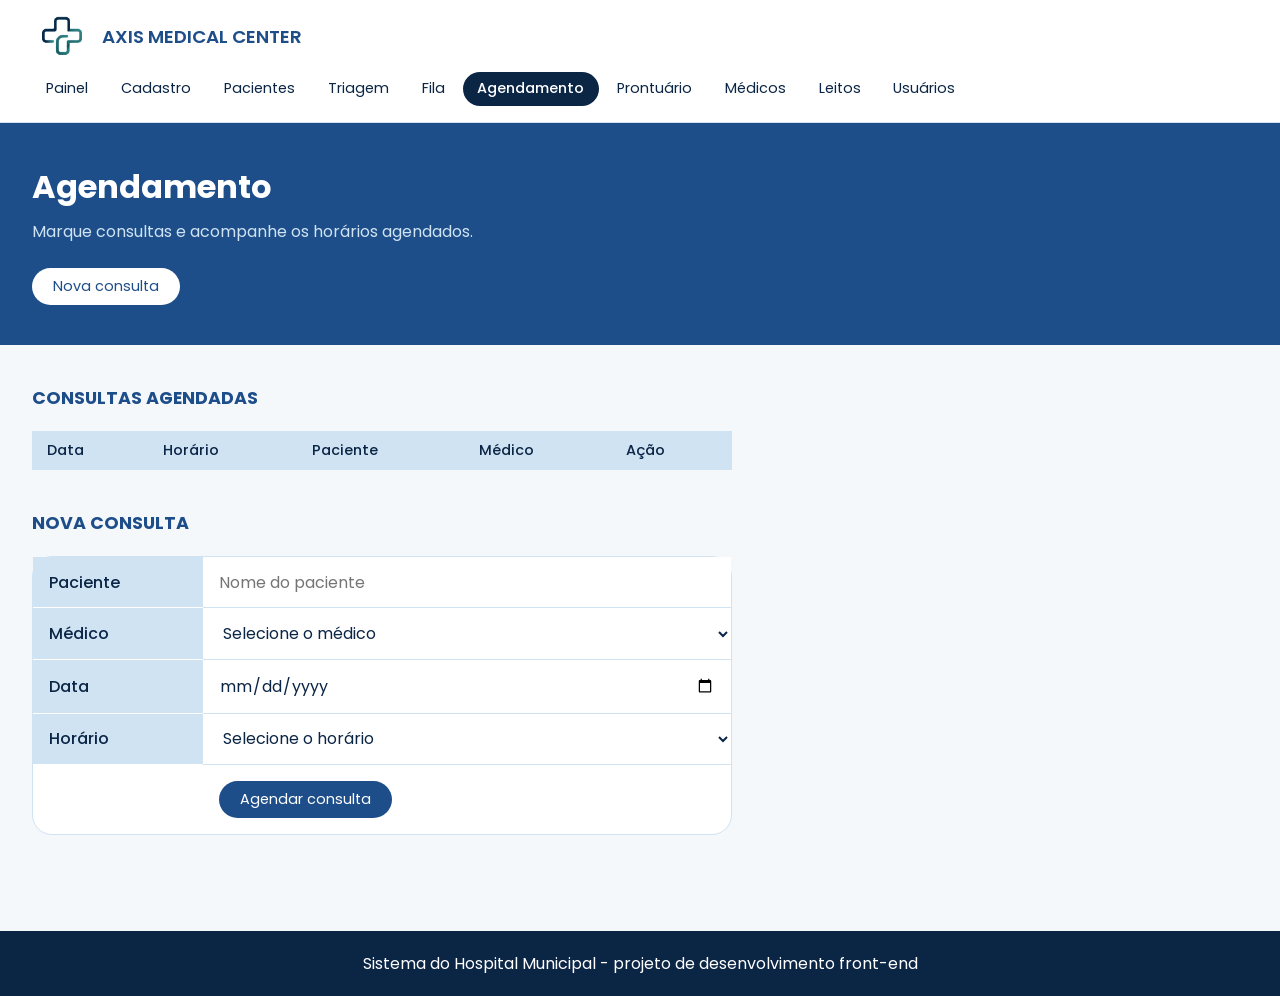
<file: paginas/agendamento.html>
<html lang="pt-BR">

<head>
  <meta charset="UTF-8">
  <meta name="viewport" content="width=device-width, initial-scale=1.0">
  <title>Agendamento - AXIS MEDICAL CENTER</title>
  <link rel="preconnect" href="https://fonts.googleapis.com">
  <link rel="stylesheet" href="https://fonts.googleapis.com/css2?family=Poppins:wght@400;500;600&amp;display=swap">
  <link rel="stylesheet" href="../css/style.css">
</head>

<body class="interna">

  <header class="topo">
    <a href="painel.html" class="marca">
      <img src="../imagens/logo/Interlocking Navy and Teal Medical Cross.png" alt="">
      <span>AXIS MEDICAL CENTER</span>
    </a>
    <nav>
      <a href="painel.html">Painel</a>
      <a href="cadastro-pacientes.html">Cadastro</a>
      <a href="pacientes.html">Pacientes</a>
      <a href="triagem.html">Triagem</a>
      <a href="fila.html">Fila</a>
      <a href="agendamento.html" class="ativo">Agendamento</a>
      <a href="prontuario.html">Prontuário</a>
      <a href="medicos.html">Médicos</a>
      <a href="leitos.html">Leitos</a>
      <a href="usuarios.html">Usuários</a>
    </nav>
  </header>

  <section class="destaque">
    <h1>Agendamento</h1>
    <p>Marque consultas e acompanhe os horários agendados.</p>
    <a href="#nova-consulta" class="botao-claro">Nova consulta</a>
  </section>

  <main class="conteudo">

    <section class="bloco-compacto">
      <h2>Consultas agendadas</h2>

      <table>
        <thead>
          <tr>
            <th>Data</th>
            <th>Horário</th>
            <th>Paciente</th>
            <th>Médico</th>
            <th>Ação</th>
          </tr>
        </thead>
        <tbody id="lista-consultas">
          <!-- as linhas são criadas pelo JavaScript -->
        </tbody>
      </table>

      <p id="consultas-vazia" hidden>Nenhuma consulta agendada.</p>
    </section>

    <section class="bloco-compacto" id="nova-consulta">
      <h2>Nova consulta</h2>

      <form id="form-agendamento">
        <label for="paciente">Paciente</label>
        <input type="text" id="paciente" name="paciente" placeholder="Nome do paciente" required>

        <label for="medico">Médico</label>
        <select id="medico" name="medico" required>
          <option value="">Selecione o médico</option>
          <option value="Dra. Helena Duarte - Clínica geral">Dra. Helena Duarte - Clínica geral</option>
          <option value="Dr. Rafael Menezes - Cardiologia">Dr. Rafael Menezes - Cardiologia</option>
          <option value="Dra. Camila Torres - Pediatria">Dra. Camila Torres - Pediatria</option>
          <option value="Dr. Paulo Andrade - Ortopedia">Dr. Paulo Andrade - Ortopedia</option>
          <option value="Dr. Marcelo Barros - Geriatra">Dr. Marcelo Barros</option>
          <option value="Dr. Roberto Cavalcante - Dentista">Dr. Roberto Cavalcante</option>
          <option value="Dr. Gustavo Pires - Neurologista">Dr. Gustavo Pires</option>
          <option value="Dr. Eduardo Lima - Endocrinologista">Dr. Eduardo Lima - Endocrinologista</option>
        </select>

        <label for="data">Data</label>
        <input type="date" id="data" name="data" required>

        <label for="horario">Horário</label>
        <select id="horario" name="horario" required>
          <option value="">Selecione o horário</option>
          <option value="08:00">08:00</option>
          <option value="08:30">08:30</option>
          <option value="09:00">09:00</option>
          <option value="09:30">09:30</option>
          <option value="10:00">10:00</option>
          <option value="10:30">10:30</option>
          <option value="14:00">14:00</option>
          <option value="14:30">14:30</option>
          <option value="15:00">15:00</option>
          <option value="15:30">15:30</option>
          <option value="16:00">16:00</option>
          <option value="16:30">16:30</option>
        </select>

        <button type="submit">Agendar consulta</button>
      </form>

      <p id="mensagem-agendamento" role="alert"></p>
    </section>

  </main>

  <footer class="rodape">
    <p>Sistema do Hospital Municipal - projeto de desenvolvimento front-end</p>
  </footer>

  <script src="../js/app.js"></script>


</body>

</html>
</file>
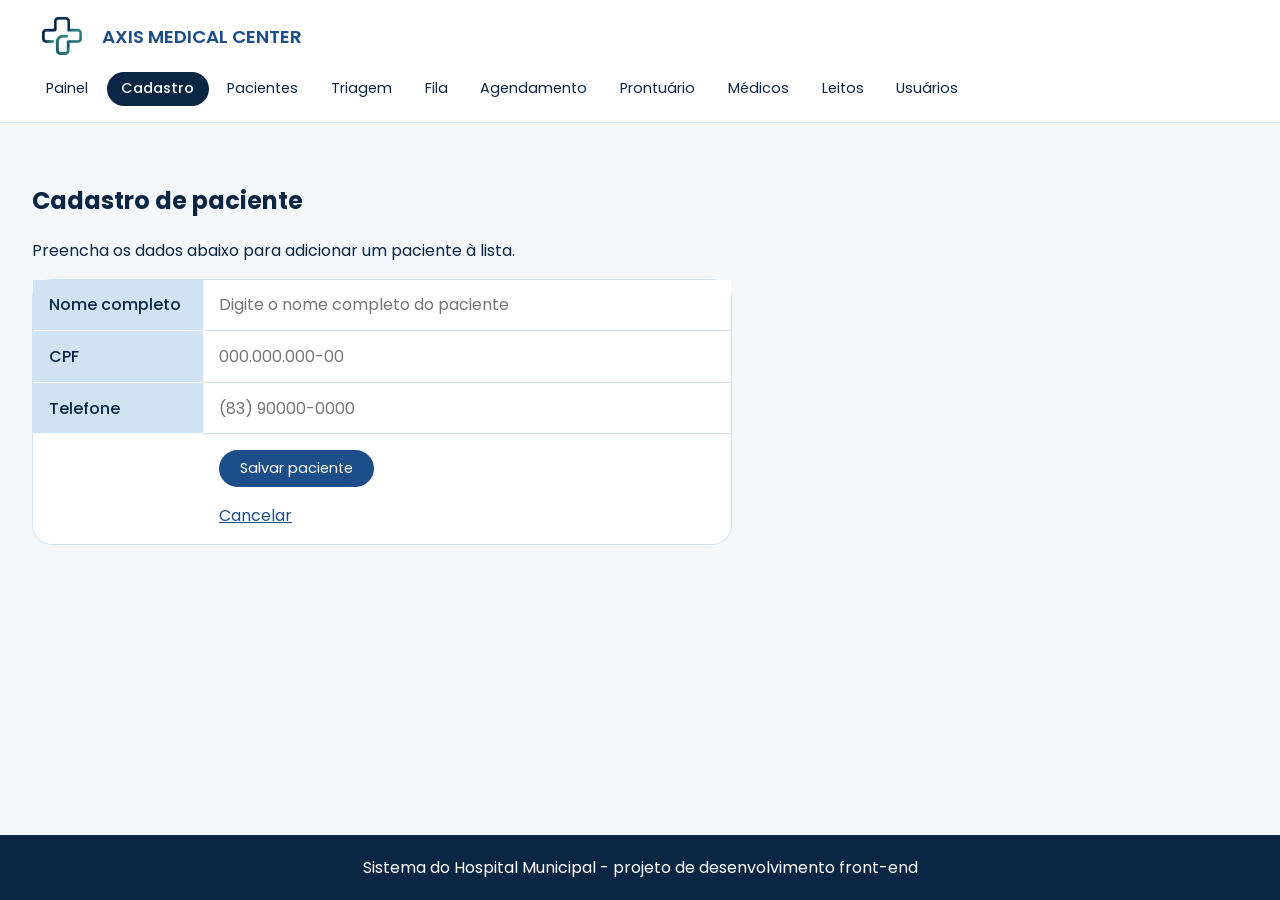
<file: paginas/cadastro-pacientes.html>
<!DOCTYPE html>
<html lang="pt-BR">

<head>
    <meta charset="UTF-8">
    <meta name="viewport" content="width=device-width, initial-scale=1.0">
    <title>Cadastro de pacientes - AXIS MEDICAL CENTER</title>
    <link rel="preconnect" href="https://fonts.googleapis.com">
    <link rel="stylesheet" href="https://fonts.googleapis.com/css2?family=Poppins:wght@400;500;600&display=swap">
    <link rel="stylesheet" href="../css/style.css">
</head>

<body class="interna">
    <header class="topo">
        <a href="painel.html" class="marca">
            <img src="../imagens/logo/Interlocking Navy and Teal Medical Cross.png" alt="">
            <span>AXIS MEDICAL CENTER</span>
        </a>

        <nav aria-label="Navegação principal">
            <a href="painel.html">Painel</a>
            <a href="cadastro-pacientes.html" class="ativo" aria-current="page">Cadastro</a>
            <a href="pacientes.html">Pacientes</a>
            <a href="triagem.html">Triagem</a>
            <a href="fila.html">Fila</a>
            <a href="agendamento.html">Agendamento</a>
            <a href="prontuarios.html">Prontuário</a>
            <a href="medicos.html">Médicos</a>
            <a href="leitos.html">Leitos</a>
            <a href="usuarios.html">Usuários</a>
        </nav>
    </header>

    <main class="conteudo">
        <section class="bloco-compacto" aria-labelledby="titulo-cadastro">
            <h1 id="titulo-cadastro">Cadastro de paciente</h1>
            <p>Preencha os dados abaixo para adicionar um paciente à lista.</p>

            <form id="form-paciente">
                <label for="nome">Nome completo</label>
                <input type="text" id="nome" name="nome" autocomplete="name" required
                    placeholder="Digite o nome completo do paciente">

                <label for="cpf">CPF</label>
                <input type="text" id="cpf" name="cpf" maxlength="14" inputmode="numeric" autocomplete="off"
                    placeholder="000.000.000-00" required>

                <label for="telefone">Telefone</label>
                <input type="tel" id="telefone" name="telefone" autocomplete="tel" placeholder="(83) 90000-0000">

                <button type="submit" class="botao">Salvar paciente</button>
                <a href="pacientes.html">Cancelar</a>
            </form>
        </section>
    </main>

    <footer class="rodape">
        <p>Sistema do Hospital Municipal - projeto de desenvolvimento front-end</p>
    </footer>

    <script src="../js/app.js"></script>
</body>

</html>
</file>
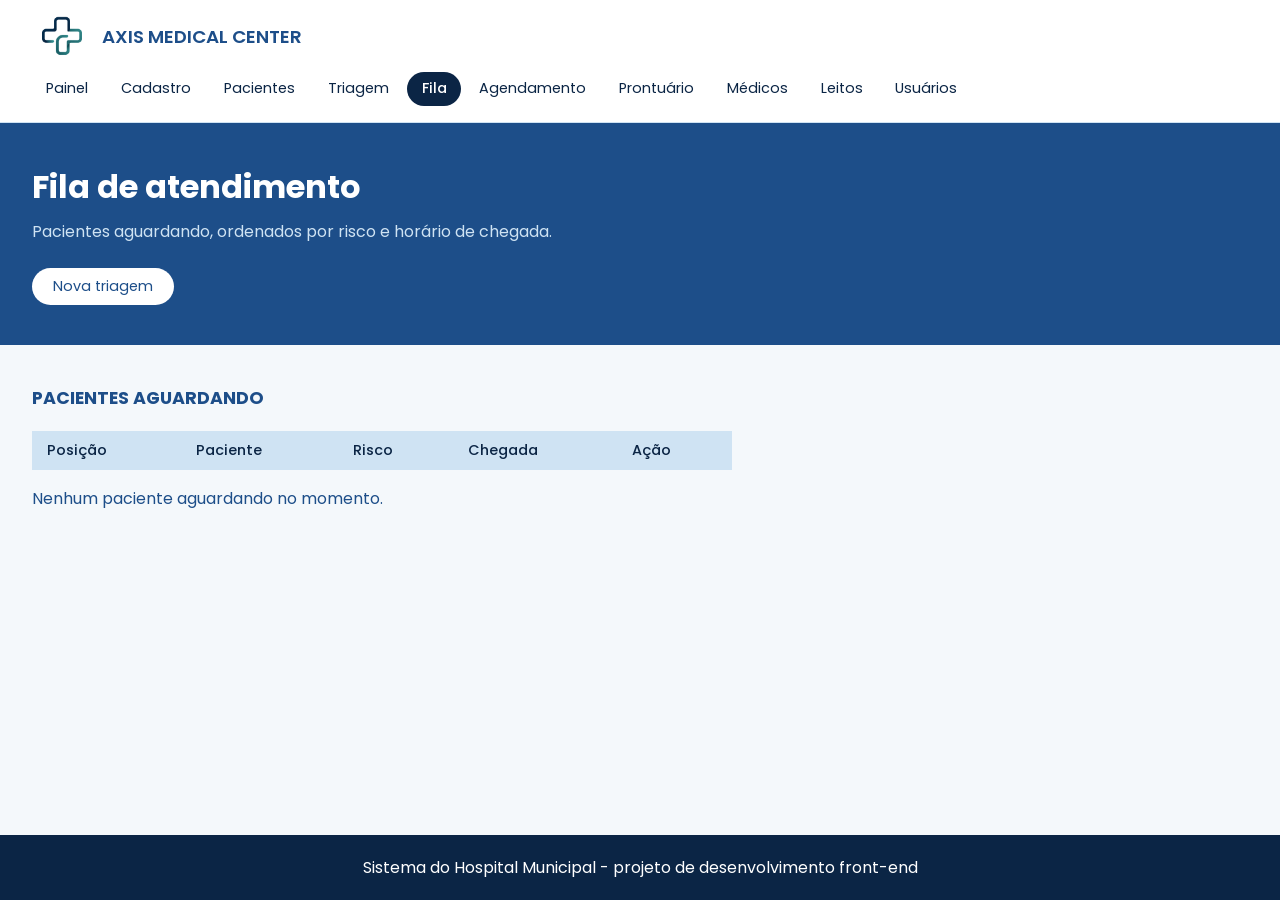
<file: paginas/fila.html>
<html lang="pt-BR">

<head>
  <meta charset="UTF-8">
  <meta name="viewport" content="width=device-width, initial-scale=1.0">
  <title>Fila - AXIS MEDICAL CENTER</title>
  <link rel="preconnect" href="https://fonts.googleapis.com">
  <link rel="stylesheet" href="https://fonts.googleapis.com/css2?family=Poppins:wght@400;500;600&amp;display=swap">
  <link rel="stylesheet" href="../css/style.css">
</head>

<body class="interna">

  <header class="topo">
    <a href="painel.html" class="marca">
      <img src="../imagens/logo/Interlocking Navy and Teal Medical Cross.png" alt="">
      <span>AXIS MEDICAL CENTER</span>
    </a>
    <nav>
      <a href="painel.html">Painel</a>
      <a href="cadastro-pacientes.html">Cadastro</a>
      <a href="pacientes.html">Pacientes</a>
      <a href="triagem.html">Triagem</a>
      <a href="fila.html" class="ativo">Fila</a>
      <a href="agendamento.html">Agendamento</a>
      <a href="prontuario.html">Prontuário</a>
      <a href="medicos.html">Médicos</a>
      <a href="leitos.html">Leitos</a>
      <a href="usuarios.html">Usuários</a>
    </nav>

  </header>

  <section class="destaque">
    <h1>Fila de atendimento</h1>
    <p>Pacientes aguardando, ordenados por risco e horário de chegada.</p>
    <a href="triagem.html" class="botao-claro">Nova triagem</a>
  </section>

  <main class="conteudo">
    <section class="bloco-compacto">
      <h2>Pacientes aguardando</h2>

      <p id="aviso-chamada" class="aviso" role="status" hidden></p>

      <table class="tabela-fila">
        <thead>
          <tr>
            <th>Posição</th>
            <th>Paciente</th>
            <th>Risco</th>
            <th>Chegada</th>
            <th>Ação</th>
          </tr>
        </thead>
        <tbody id="lista-fila">
          <!-- as linhas são criadas pelo JavaScript -->
        </tbody>
      </table>

      <p id="fila-vazia" hidden>Nenhum paciente aguardando no momento.</p>
    </section>
  </main>

  <footer class="rodape">
    <p>Sistema do Hospital Municipal - projeto de desenvolvimento front-end</p>
  </footer>

  <script src="../js/app.js"></script>


</body>

</html>
</file>
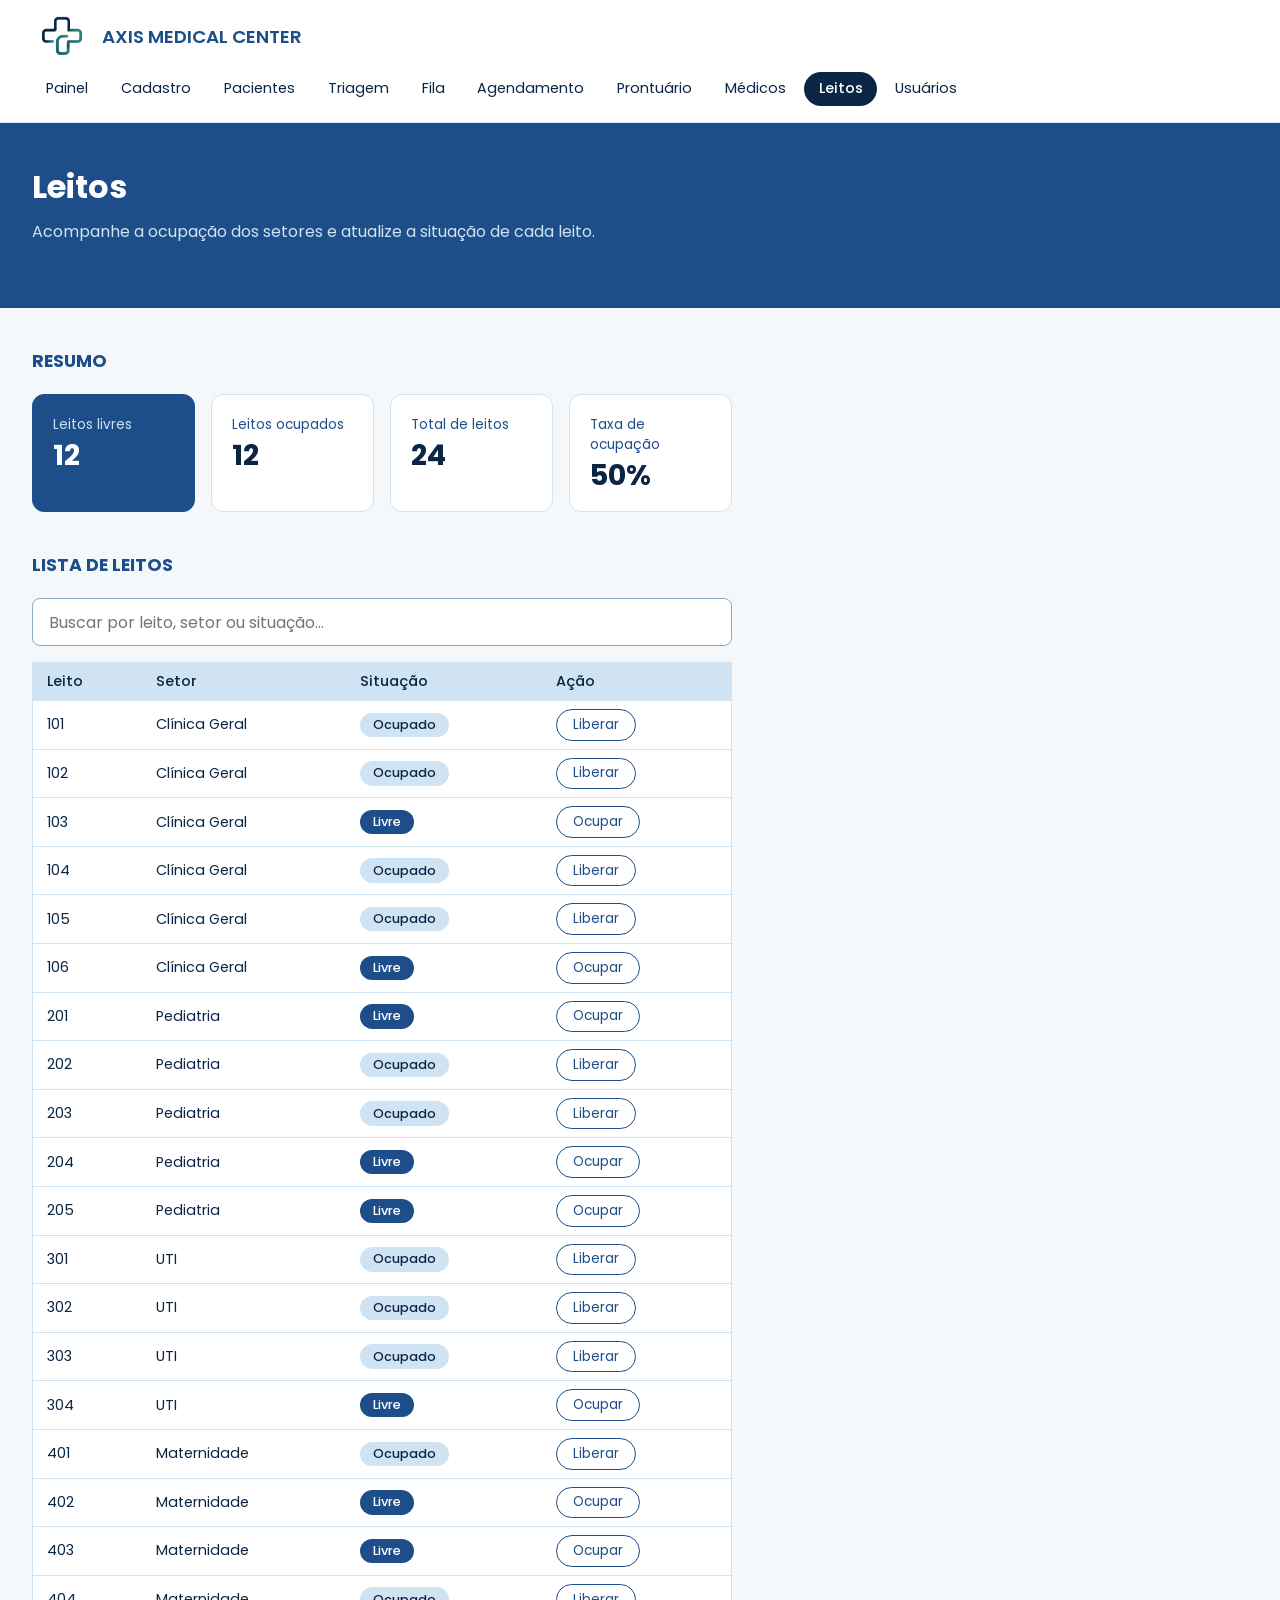
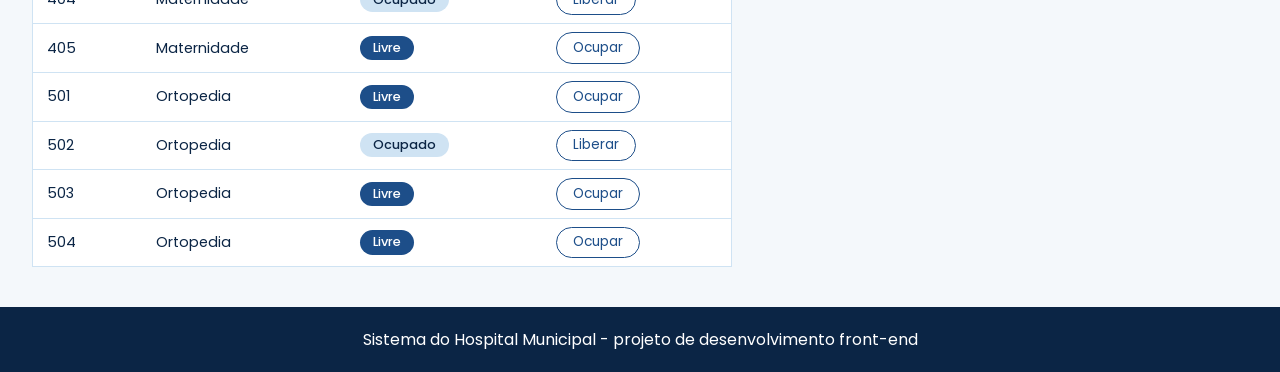
<file: paginas/leitos.html>
<!DOCTYPE html>
<html lang="pt-BR">

<head>
  <meta charset="UTF-8">
  <meta name="viewport" content="width=device-width, initial-scale=1.0">
  <title>Leitos - AXIS MEDICAL CENTER</title>
  <link rel="preconnect" href="https://fonts.googleapis.com">
  <link rel="stylesheet" href="https://fonts.googleapis.com/css2?family=Poppins:wght@400;500;600&display=swap">
  <link rel="stylesheet" href="../css/style.css">
</head>

<body class="interna">

  <header class="topo">
    <a href="painel.html" class="marca">
      <img src="../imagens/logo/Interlocking Navy and Teal Medical Cross.png" alt="">
      <span>AXIS MEDICAL CENTER</span>
    </a>
    <nav>
      <a href="painel.html">Painel</a>
      <a href="cadastro-pacientes.html">Cadastro</a>
      <a href="pacientes.html">Pacientes</a>
      <a href="triagem.html">Triagem</a>
      <a href="fila.html">Fila</a>
      <a href="agendamento.html">Agendamento</a>
      <a href="prontuario.html">Prontuário</a>
      <a href="medicos.html">Médicos</a>
      <a href="leitos.html" class="ativo">Leitos</a>
      <a href="usuarios.html">Usuários</a>
    </nav>

  </header>

  <section class="destaque">
    <h1>Leitos</h1>
    <p>Acompanhe a ocupação dos setores e atualize a situação de cada leito.</p>
  </section>

  <main class="conteudo">

    <section class="bloco-compacto">
      <h2>Resumo</h2>

      <section class="cartoes resumo-leitos">
        <article class="cartao destaque-cartao">
          <p>Leitos livres</p>
          <strong id="leitos-livres">0</strong>
        </article>

        <article class="cartao">
          <p>Leitos ocupados</p>
          <strong id="leitos-ocupados">0</strong>
        </article>

        <article class="cartao">
          <p>Total de leitos</p>
          <strong id="total-leitos">0</strong>
        </article>

        <article class="cartao">
          <p>Taxa de ocupação</p>
          <strong id="taxa-ocupacao">0%</strong>
        </article>
      </section>
    </section>

    <section class="bloco-compacto">
      <h2>Lista de leitos</h2>
      <input type="search" id="busca-leito" placeholder="Buscar por leito, setor ou situação...">

      <table>
        <thead>
          <tr>
            <th>Leito</th>
            <th>Setor</th>
            <th>Situação</th>
            <th>Ação</th>
          </tr>
        </thead>
        <tbody id="lista-leitos">
          <!-- as linhas são criadas pelo JavaScript -->
        </tbody>
      </table>

      <p id="leitos-vazio" hidden>Nenhum leito encontrado.</p>
    </section>

  </main>

  <footer class="rodape">
    <p>Sistema do Hospital Municipal - projeto de desenvolvimento front-end</p>
  </footer>

  <script src="../js/app.js"></script>

</body>

</html>
</file>
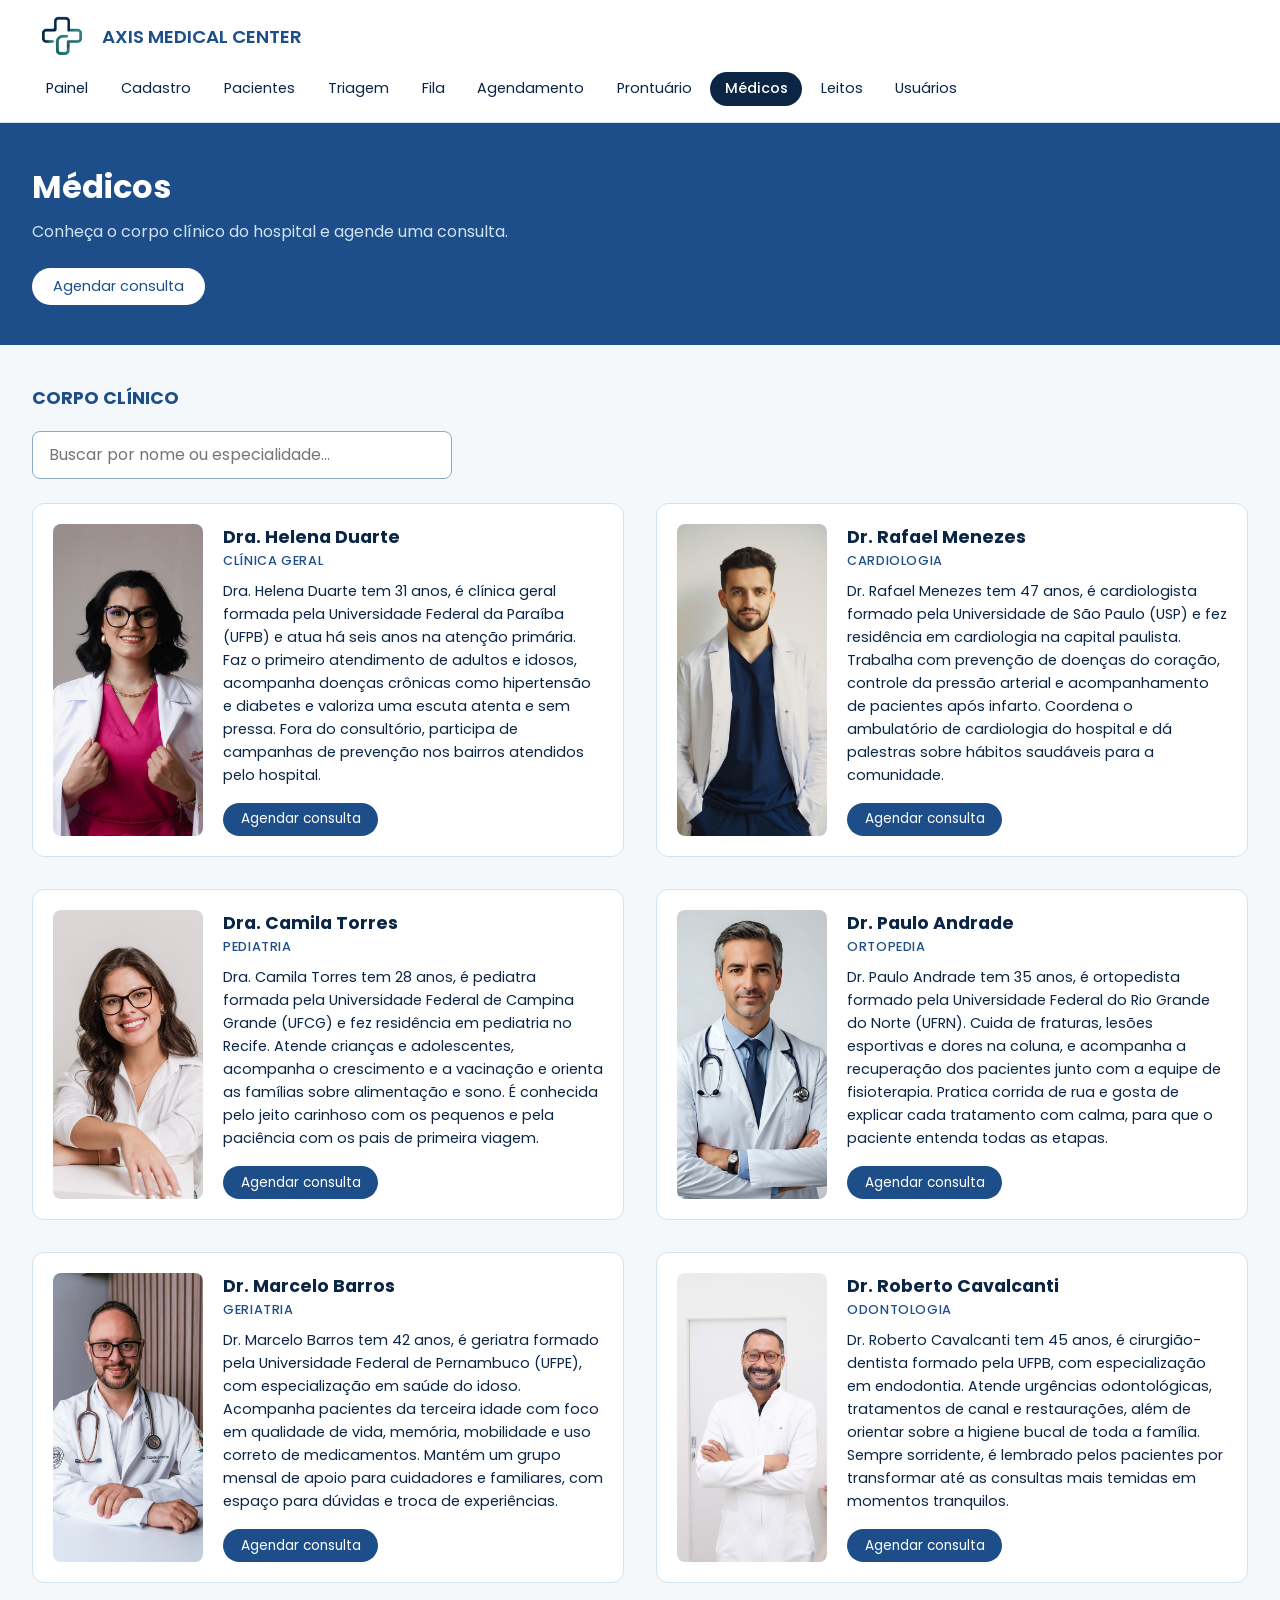
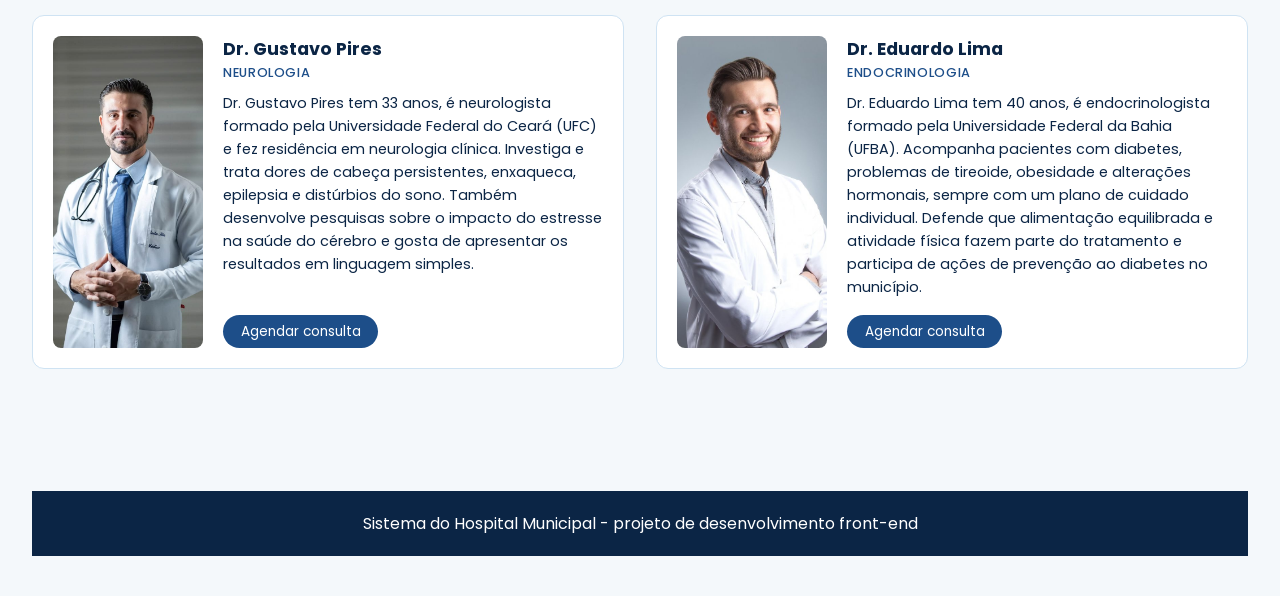
<file: paginas/medicos.html>
<html lang="pt-BR">

<head>
  <meta charset="UTF-8">
  <meta name="viewport" content="width=device-width, initial-scale=1.0">
  <title>Médicos - AXIS MEDICAL CENTER</title>
  <link rel="preconnect" href="https://fonts.googleapis.com">
  <link rel="stylesheet" href="https://fonts.googleapis.com/css2?family=Poppins:wght@400;500;600&amp;display=swap">
  <link rel="stylesheet" href="../css/style.css">
</head>

<body class="interna">

  <header class="topo">
    <a href="painel.html" class="marca">
      <img src="../imagens/logo/Interlocking Navy and Teal Medical Cross.png" alt="">
      <span>AXIS MEDICAL CENTER</span>
    </a>
    <nav>
      <a href="painel.html">Painel</a>
      <a href="cadastro-pacientes.html">Cadastro</a>
      <a href="pacientes.html">Pacientes</a>
      <a href="triagem.html">Triagem</a>
      <a href="fila.html">Fila</a>
      <a href="agendamento.html">Agendamento</a>
      <a href="prontuario.html">Prontuário</a>
      <a href="medicos.html" class="ativo">Médicos</a>
      <a href="leitos.html">Leitos</a>
      <a href="usuarios.html">Usuários</a>
    </nav>

  </header>

  <section class="destaque">
    <h1>Médicos</h1>
    <p>Conheça o corpo clínico do hospital e agende uma consulta.</p>
    <a href="agendamento.html" class="botao-claro">Agendar consulta</a>
  </section>

  <main class="conteudo">
    <section>
      <h2>Corpo clínico</h2>
      <input type="search" id="busca-medico" placeholder="Buscar por nome ou especialidade...">

      <section class="grade-medicos">

        <article class="medico">
          <img src="../imagens/medicos/_.jpeg" alt="Foto da Dra. Helena Duarte">
          <h3>Dra. Helena Duarte</h3>
          <p class="especialidade">Clínica geral</p>
          <p class="bio">Dra. Helena Duarte tem 31 anos, é clínica geral formada pela Universidade Federal da Paraíba
            (UFPB) e atua há seis anos na atenção primária. Faz o primeiro atendimento de adultos e idosos, acompanha
            doenças crônicas como hipertensão e diabetes e valoriza uma escuta atenta e sem pressa. Fora do consultório,
            participa de campanhas de prevenção nos bairros atendidos pelo hospital.</p>
          <a href="agendamento.html" class="botao">Agendar consulta</a>
        </article>

        <article class="medico">
          <img src="../imagens/medicos/_ (1).jpeg" alt="Foto do Dr. Rafael Menezes">
          <h3>Dr. Rafael Menezes</h3>
          <p class="especialidade">Cardiologia</p>
          <p class="bio">Dr. Rafael Menezes tem 47 anos, é cardiologista formado pela Universidade de São Paulo (USP) e
            fez residência em cardiologia na capital paulista. Trabalha com prevenção de doenças do coração, controle da
            pressão arterial e acompanhamento de pacientes após infarto. Coordena o ambulatório de cardiologia do
            hospital e dá palestras sobre hábitos saudáveis para a comunidade.</p>
          <a href="agendamento.html" class="botao">Agendar consulta</a>
        </article>

        <article class="medico">
          <img src="../imagens/medicos/Ensaio Corporativo Profissional – Marina _ Atualização de Foto de Perfil.jpeg"
            alt="Foto da Dra. Camila Torres">
          <h3>Dra. Camila Torres</h3>
          <p class="especialidade">Pediatria</p>
          <p class="bio">Dra. Camila Torres tem 28 anos, é pediatra formada pela Universidade Federal de Campina Grande
            (UFCG) e fez residência em pediatria no Recife. Atende crianças e adolescentes, acompanha o crescimento e a
            vacinação e orienta as famílias sobre alimentação e sono. É conhecida pelo jeito carinhoso com os pequenos e
            pela paciência com os pais de primeira viagem.</p>
          <a href="agendamento.html" class="botao">Agendar consulta</a>
        </article>

        <article class="medico">
          <img src="../imagens/medicos/doctor.jpeg" alt="Foto do Dr. Paulo Andrade">
          <h3>Dr. Paulo Andrade</h3>
          <p class="especialidade">Ortopedia</p>
          <p class="bio">Dr. Paulo Andrade tem 35 anos, é ortopedista formado pela Universidade Federal do Rio Grande do
            Norte (UFRN). Cuida de fraturas, lesões esportivas e dores na coluna, e acompanha a recuperação dos
            pacientes junto com a equipe de fisioterapia. Pratica corrida de rua e gosta de explicar cada tratamento com
            calma, para que o paciente entenda todas as etapas.</p>
          <a href="agendamento.html" class="botao">Agendar consulta</a>
        </article>

        <article class="medico">
          <img src="../imagens/medicos/Ensaio Corporativo Médico _ Geriatria & Medicina da Família.jpeg"
            alt="Foto do Dr. Marcelo Barros">
          <h3>Dr. Marcelo Barros</h3>
          <p class="especialidade">Geriatria</p>
          <p class="bio">Dr. Marcelo Barros tem 42 anos, é geriatra formado pela Universidade Federal de Pernambuco
            (UFPE), com especialização em saúde do idoso. Acompanha pacientes da terceira idade com foco em qualidade de
            vida, memória, mobilidade e uso correto de medicamentos. Mantém um grupo mensal de apoio para cuidadores e
            familiares, com espaço para dúvidas e troca de experiências.</p>
          <a href="agendamento.html" class="botao">Agendar consulta</a>
        </article>

        <article class="medico">
          <img src="../imagens/medicos/Ensaios Corporativos.jpeg" alt="Foto do Dr. Roberto Cavalcanti">
          <h3>Dr. Roberto Cavalcanti</h3>
          <p class="especialidade">Odontologia</p>
          <p class="bio">Dr. Roberto Cavalcanti tem 45 anos, é cirurgião-dentista formado pela UFPB, com especialização
            em endodontia. Atende urgências odontológicas, tratamentos de canal e restaurações, além de orientar sobre a
            higiene bucal de toda a família. Sempre sorridente, é lembrado pelos pacientes por transformar até as
            consultas mais temidas em momentos tranquilos.</p>
          <a href="agendamento.html" class="botao">Agendar consulta</a>
        </article>

        <article class="medico">
          <img src="../imagens/medicos/Больше стиля в профиле.jpeg" alt="Foto do Dr. Gustavo Pires">
          <h3>Dr. Gustavo Pires</h3>
          <p class="especialidade">Neurologia</p>
          <p class="bio">Dr. Gustavo Pires tem 33 anos, é neurologista formado pela Universidade Federal do Ceará (UFC)
            e fez residência em neurologia clínica. Investiga e trata dores de cabeça persistentes, enxaqueca, epilepsia
            e distúrbios do sono. Também desenvolve pesquisas sobre o impacto do estresse na saúde do cérebro e gosta de
            apresentar os resultados em linguagem simples.</p>
          <a href="agendamento.html" class="botao">Agendar consulta</a>
        </article>

        <article class="medico">
          <img src="../imagens/medicos/Headshot photographer Toronto, Ontario.jpeg" alt="Foto do Dr. Eduardo Lima">
          <h3>Dr. Eduardo Lima</h3>
          <p class="especialidade">Endocrinologia</p>
          <p class="bio">Dr. Eduardo Lima tem 40 anos, é endocrinologista formado pela Universidade Federal da Bahia
            (UFBA). Acompanha pacientes com diabetes, problemas de tireoide, obesidade e alterações hormonais, sempre
            com um plano de cuidado individual. Defende que alimentação equilibrada e atividade física fazem parte do
            tratamento e participa de ações de prevenção ao diabetes no município.</p>
          <a href="agendamento.html" class="botao">Agendar consulta</a>
        </article>

      </section>


      <footer class="rodape">
        <p>Sistema do Hospital Municipal - projeto de desenvolvimento front-end</p>
      </footer>

      <script src="../js/app.js"></script>


</body>

</html>
</file>
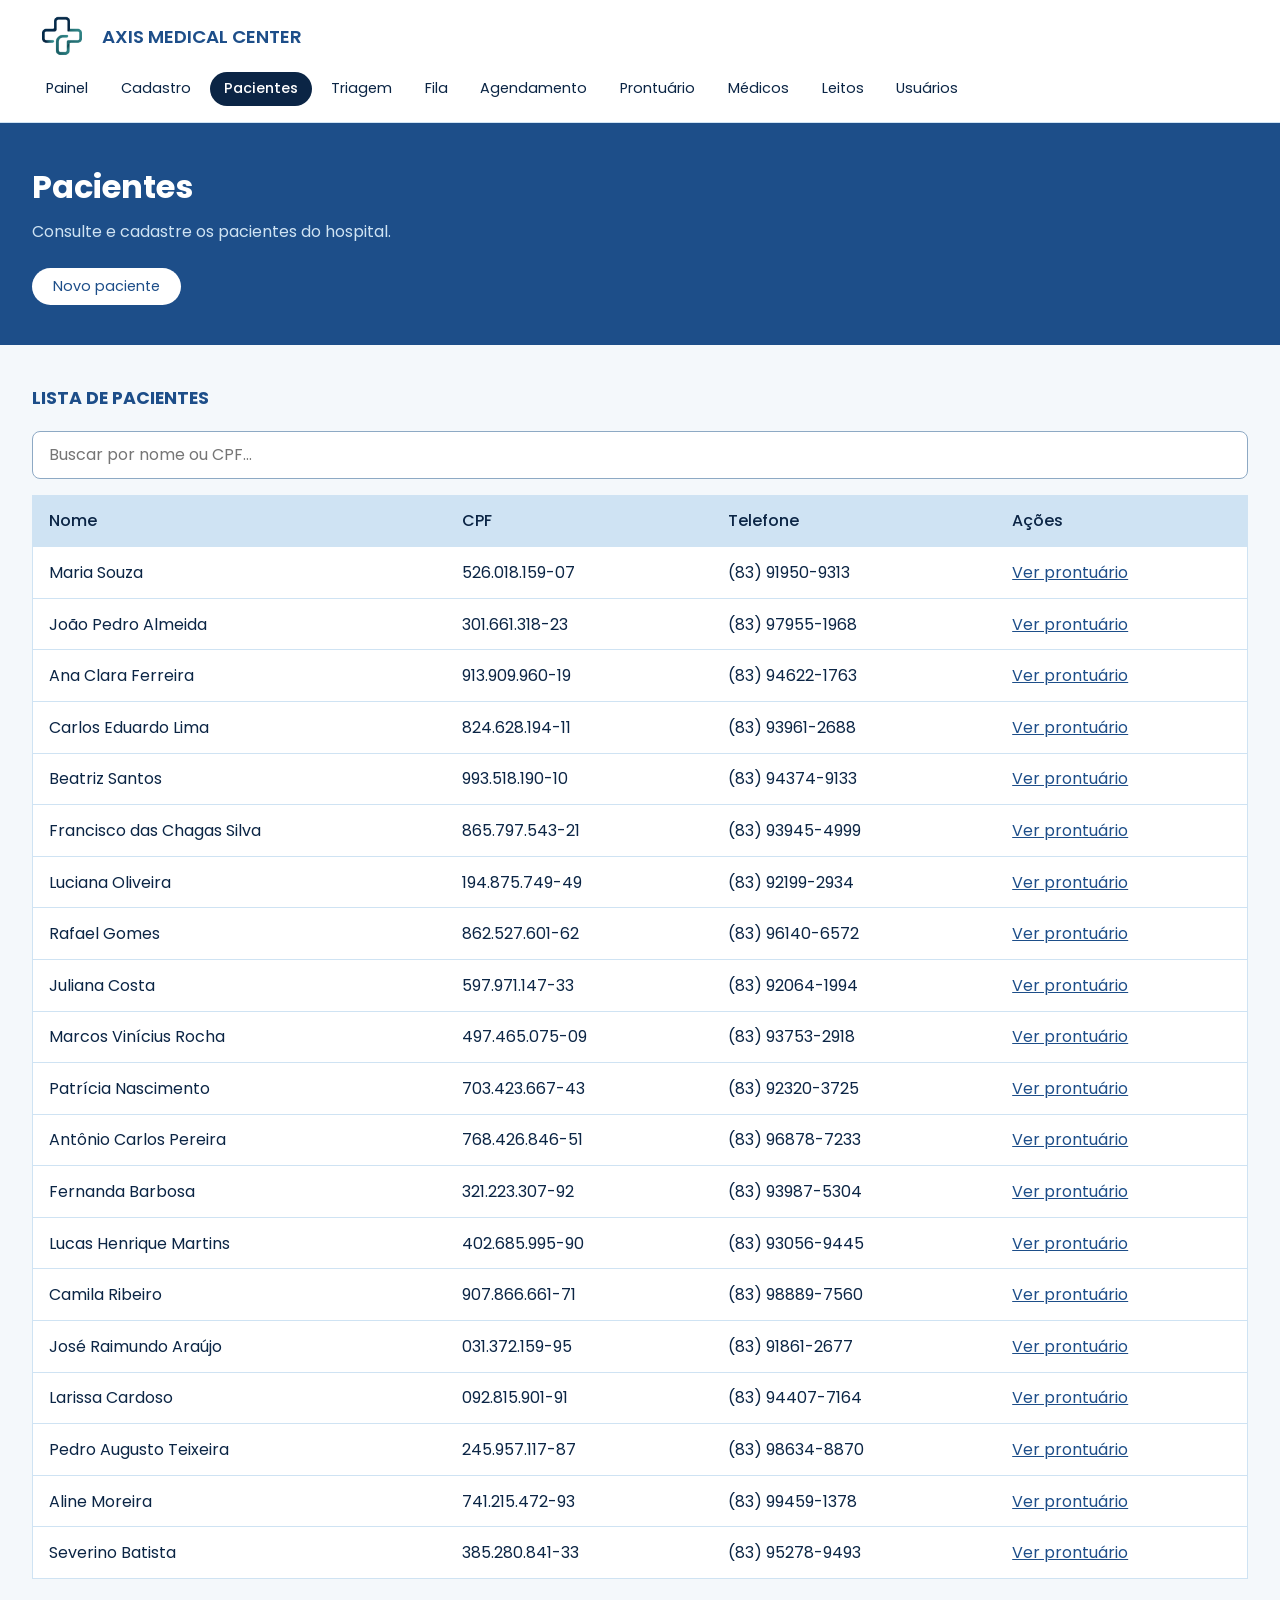
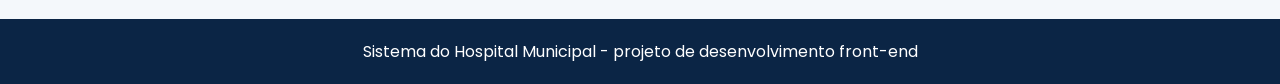
<file: paginas/pacientes.html>
<html lang="pt-BR">

<head>
  <meta charset="UTF-8">
  <meta name="viewport" content="width=device-width, initial-scale=1.0">
  <title>Pacientes - Hospital Municipal</title>
  <link rel="preconnect" href="https://fonts.googleapis.com">
  <link rel="stylesheet" href="https://fonts.googleapis.com/css2?family=Poppins:wght@400;500;600&amp;display=swap">
  <link rel="stylesheet" href="../css/style.css">
</head>

<body class="interna">

  <header class="topo">
    <a href="painel.html" class="marca">
      <img src="../imagens/logo/Interlocking Navy and Teal Medical Cross.png" alt="">
      <span>AXIS MEDICAL CENTER</span>
    </a>
    <nav>
      <a href="painel.html">Painel</a>
      <a href="cadastro-pacientes.html">Cadastro</a>
      <a href="pacientes.html" class="ativo">Pacientes</a>
      <a href="triagem.html">Triagem</a>
      <a href="fila.html">Fila</a>
      <a href="agendamento.html">Agendamento</a>
      <a href="prontuario.html">Prontuário</a>
      <a href="medicos.html">Médicos</a>
      <a href="leitos.html">Leitos</a>
      <a href="usuarios.html">Usuários</a>
    </nav>

  </header>

  <section class="destaque">
    <h1>Pacientes</h1>
    <p>Consulte e cadastre os pacientes do hospital.</p>
    <a href="cadastro-pacientes.html" class="botao-claro">Novo paciente</a>
  </section>

  <main class="conteudo">
    <section>
      <h2>Lista de pacientes</h2>
      <input type="search" id="busca" placeholder="Buscar por nome ou CPF...">

      <table id="lista-pacientes">
        <thead>
          <tr>
            <th>Nome</th>
            <th>CPF</th>
            <th>Telefone</th>
            <th>Ações</th>
          </tr>
        </thead>
        <tbody>
          <tr>
            <td>Maria Souza</td>
            <td>526.018.159-07</td>
            <td>(83) 91950-9313</td>
            <td><a href="prontuario.html">Ver prontuário</a></td>
          </tr>
          <tr>
            <td>João Pedro Almeida</td>
            <td>301.661.318-23</td>
            <td>(83) 97955-1968</td>
            <td><a href="prontuario.html">Ver prontuário</a></td>
          </tr>
          <tr>
            <td>Ana Clara Ferreira</td>
            <td>913.909.960-19</td>
            <td>(83) 94622-1763</td>
            <td><a href="prontuario.html">Ver prontuário</a></td>
          </tr>
          <tr>
            <td>Carlos Eduardo Lima</td>
            <td>824.628.194-11</td>
            <td>(83) 93961-2688</td>
            <td><a href="prontuario.html">Ver prontuário</a></td>
          </tr>
          <tr>
            <td>Beatriz Santos</td>
            <td>993.518.190-10</td>
            <td>(83) 94374-9133</td>
            <td><a href="prontuario.html">Ver prontuário</a></td>
          </tr>
          <tr>
            <td>Francisco das Chagas Silva</td>
            <td>865.797.543-21</td>
            <td>(83) 93945-4999</td>
            <td><a href="prontuario.html">Ver prontuário</a></td>
          </tr>
          <tr>
            <td>Luciana Oliveira</td>
            <td>194.875.749-49</td>
            <td>(83) 92199-2934</td>
            <td><a href="prontuario.html">Ver prontuário</a></td>
          </tr>
          <tr>
            <td>Rafael Gomes</td>
            <td>862.527.601-62</td>
            <td>(83) 96140-6572</td>
            <td><a href="prontuario.html">Ver prontuário</a></td>
          </tr>
          <tr>
            <td>Juliana Costa</td>
            <td>597.971.147-33</td>
            <td>(83) 92064-1994</td>
            <td><a href="prontuario.html">Ver prontuário</a></td>
          </tr>
          <tr>
            <td>Marcos Vinícius Rocha</td>
            <td>497.465.075-09</td>
            <td>(83) 93753-2918</td>
            <td><a href="prontuario.html">Ver prontuário</a></td>
          </tr>
          <tr>
            <td>Patrícia Nascimento</td>
            <td>703.423.667-43</td>
            <td>(83) 92320-3725</td>
            <td><a href="prontuario.html">Ver prontuário</a></td>
          </tr>
          <tr>
            <td>Antônio Carlos Pereira</td>
            <td>768.426.846-51</td>
            <td>(83) 96878-7233</td>
            <td><a href="prontuario.html">Ver prontuário</a></td>
          </tr>
          <tr>
            <td>Fernanda Barbosa</td>
            <td>321.223.307-92</td>
            <td>(83) 93987-5304</td>
            <td><a href="prontuario.html">Ver prontuário</a></td>
          </tr>
          <tr>
            <td>Lucas Henrique Martins</td>
            <td>402.685.995-90</td>
            <td>(83) 93056-9445</td>
            <td><a href="prontuario.html">Ver prontuário</a></td>
          </tr>
          <tr>
            <td>Camila Ribeiro</td>
            <td>907.866.661-71</td>
            <td>(83) 98889-7560</td>
            <td><a href="prontuario.html">Ver prontuário</a></td>
          </tr>
          <tr>
            <td>José Raimundo Araújo</td>
            <td>031.372.159-95</td>
            <td>(83) 91861-2677</td>
            <td><a href="prontuario.html">Ver prontuário</a></td>
          </tr>
          <tr>
            <td>Larissa Cardoso</td>
            <td>092.815.901-91</td>
            <td>(83) 94407-7164</td>
            <td><a href="prontuario.html">Ver prontuário</a></td>
          </tr>
          <tr>
            <td>Pedro Augusto Teixeira</td>
            <td>245.957.117-87</td>
            <td>(83) 98634-8870</td>
            <td><a href="prontuario.html">Ver prontuário</a></td>
          </tr>
          <tr>
            <td>Aline Moreira</td>
            <td>741.215.472-93</td>
            <td>(83) 99459-1378</td>
            <td><a href="prontuario.html">Ver prontuário</a></td>
          </tr>
          <tr>
            <td>Severino Batista</td>
            <td>385.280.841-33</td>
            <td>(83) 95278-9493</td>
            <td><a href="prontuario.html">Ver prontuário</a></td>
          </tr>
        </tbody>
      </table>
    </section>
  </main>

  <footer class="rodape">
    <p>Sistema do Hospital Municipal - projeto de desenvolvimento front-end</p>
  </footer>

  <script src="../js/app.js"></script>


</body>

</html>
</file>
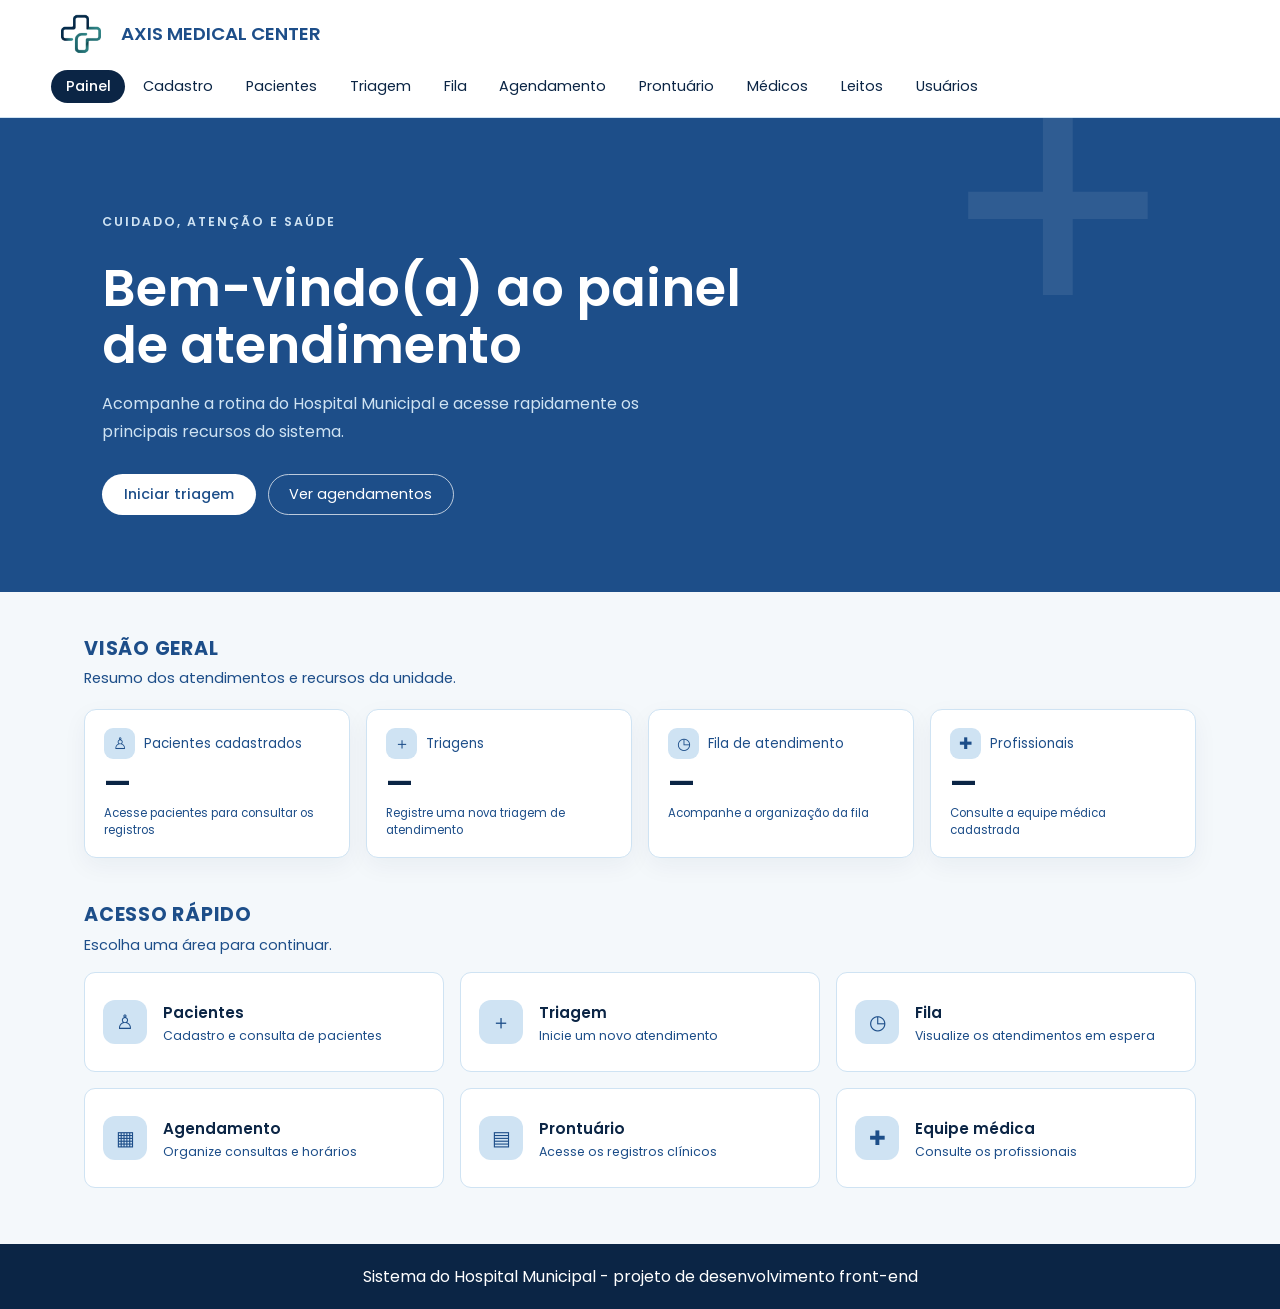
<file: paginas/painel.html>
<!DOCTYPE html>
<html lang="pt-BR">

<head>
  <meta charset="UTF-8">
  <meta name="viewport" content="width=device-width, initial-scale=1.0">
  <title>Painel - Hospital Municipal</title>
  <link rel="preconnect" href="https://fonts.googleapis.com">
  <link rel="stylesheet" href="https://fonts.googleapis.com/css2?family=Poppins:wght@400;500;600;700&display=swap">
  <link rel="stylesheet" href="../css/style.css">
</head>

<body class="interna painel">
  <header class="topo">
    <a href="painel.html" class="marca">
      <img src="../imagens/logo/Interlocking Navy and Teal Medical Cross.png" alt="">
      <span>AXIS MEDICAL CENTER</span>
    </a>
    <nav>
      <a href="painel.html" class="ativo">Painel</a>
      <a href="cadastro-pacientes.html">Cadastro</a>
      <a href="pacientes.html">Pacientes</a>
      <a href="triagem.html">Triagem</a>
      <a href="fila.html">Fila</a>
      <a href="agendamento.html">Agendamento</a>
      <a href="prontuario.html">Prontuário</a>
      <a href="medicos.html">Médicos</a>
      <a href="leitos.html">Leitos</a>
      <a href="usuarios.html">Usuários</a>
    </nav>

  </header>

  <section class="hero">
    <div class="hero-inner">
      <p class="eyebrow">Cuidado, atenção e saúde</p>
      <h1>Bem-vindo(a) ao painel de atendimento</h1>
      <p>Acompanhe a rotina do Hospital Municipal e acesse rapidamente os principais recursos do sistema.</p>
      <a href="triagem.html" class="botao-claro">Iniciar triagem</a>
      <a href="agendamento.html" class="outline">Ver agendamentos</a>
    </div>
  </section>

  <main class="conteudo">
    <section aria-labelledby="resumo-titulo">
      <div class="intro">
        <div>
          <h2 id="resumo-titulo">Visão geral</h2>
          <p>Resumo dos atendimentos e recursos da unidade.</p>
        </div>
      </div>
      <div class="stats">
        <article class="stat">
          <div class="stat-label"><span class="stat-icon">♙</span> Pacientes cadastrados</div>
          <strong>—</strong><small>Acesse pacientes para consultar os registros</small>
        </article>
        <article class="stat">
          <div class="stat-label"><span class="stat-icon">＋</span> Triagens</div><strong>—</strong><small>Registre uma
            nova triagem de atendimento</small>
        </article>
        <article class="stat">
          <div class="stat-label"><span class="stat-icon">◷</span> Fila de atendimento</div>
          <strong>—</strong><small>Acompanhe a organização da fila</small>
        </article>
        <article class="stat">
          <div class="stat-label"><span class="stat-icon">✚</span> Profissionais</div><strong>—</strong><small>Consulte
            a equipe médica cadastrada</small>
        </article>
      </div>
    </section>

    <section class="quick" aria-labelledby="atalhos-titulo">
      <div class="quick-head">
        <h2 id="atalhos-titulo">Acesso rápido</h2>
        <p>Escolha uma área para continuar.</p>
      </div>
      <div class="quick-grid">
        <a class="quick-card" href="pacientes.html"><span
            class="quick-icon">♙</span><span><strong>Pacientes</strong><span>Cadastro e consulta de
              pacientes</span></span></a>
        <a class="quick-card" href="triagem.html"><span
            class="quick-icon">＋</span><span><strong>Triagem</strong><span>Inicie um novo atendimento</span></span></a>
        <a class="quick-card" href="fila.html"><span
            class="quick-icon">◷</span><span><strong>Fila</strong><span>Visualize os atendimentos em
              espera</span></span></a>
        <a class="quick-card" href="agendamento.html"><span
            class="quick-icon">▦</span><span><strong>Agendamento</strong><span>Organize consultas e
              horários</span></span></a>
        <a class="quick-card" href="prontuario.html"><span
            class="quick-icon">▤</span><span><strong>Prontuário</strong><span>Acesse os registros
              clínicos</span></span></a>
        <a class="quick-card" href="medicos.html"><span class="quick-icon">✚</span><span><strong>Equipe
              médica</strong><span>Consulte os profissionais</span></span></a>
      </div>
    </section>
  </main>

  <footer class="rodape">
    <p>Sistema do Hospital Municipal - projeto de desenvolvimento front-end</p>
  </footer>
  <script src="../js/app.js"></script>
</body>

</html>
</body>

</html>
</file>
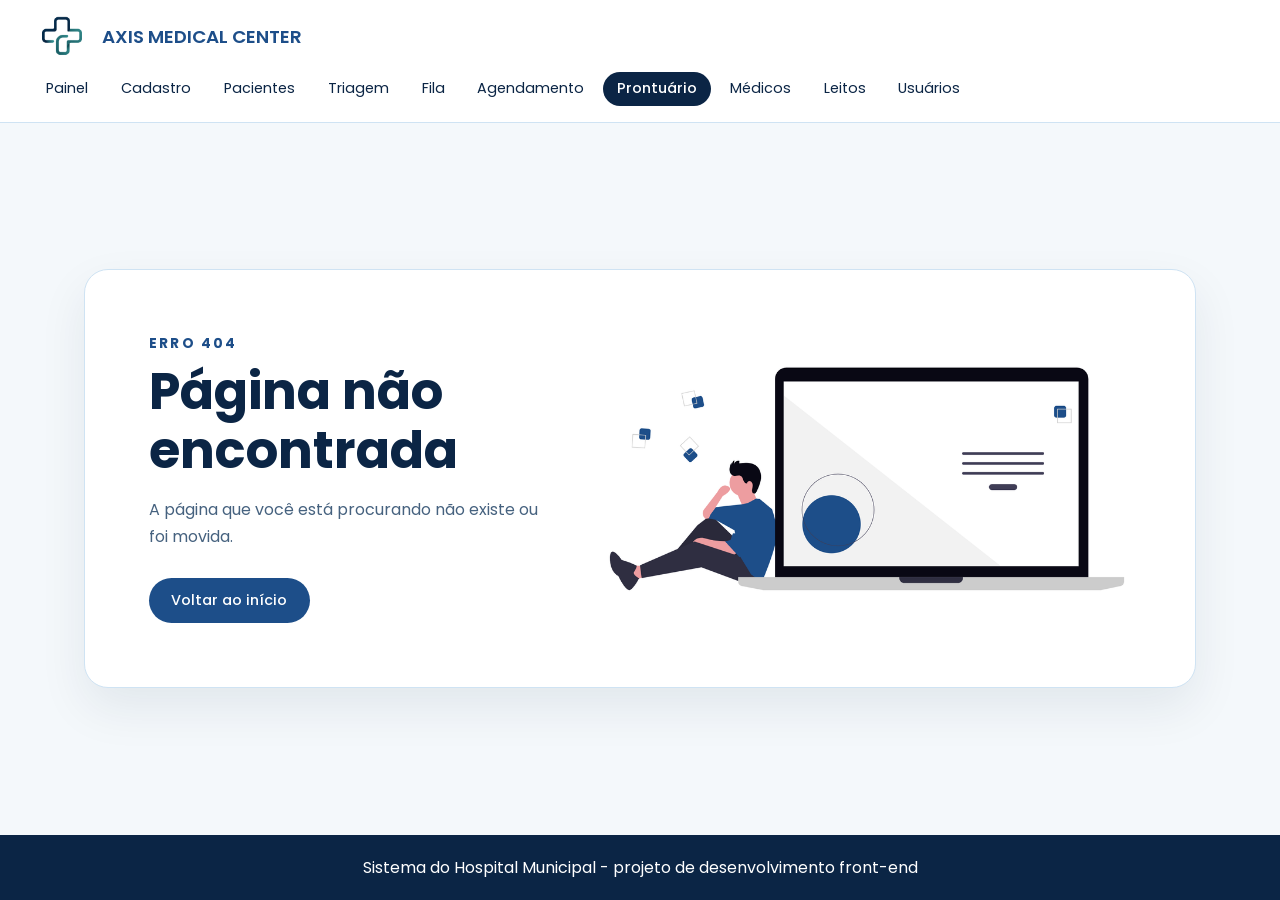
<file: paginas/prontuario.html>
<html lang="pt-BR">

<head>
  <meta charset="UTF-8">
  <meta name="viewport" content="width=device-width, initial-scale=1.0">
  <title>Prontuário - AXIS MEDICAL CENTER</title>
  <link rel="preconnect" href="https://fonts.googleapis.com">
  <link rel="stylesheet" href="https://fonts.googleapis.com/css2?family=Poppins:wght@400;500;600&amp;display=swap">
  <link rel="stylesheet" href="../css/style.css">
</head>

<body class="interna">

  <header class="topo">
    <a href="painel.html" class="marca">
      <img src="../imagens/logo/Interlocking Navy and Teal Medical Cross.png" alt="">
      <span>AXIS MEDICAL CENTER</span>
    </a>
    <nav>
      <a href="painel.html">Painel</a>
      <a href="cadastro-pacientes.html">Cadastro</a>
      <a href="pacientes.html">Pacientes</a>
      <a href="triagem.html">Triagem</a>
      <a href="fila.html">Fila</a>
      <a href="agendamento.html">Agendamento</a>
      <a href="prontuario.html" class="ativo">Prontuário</a>
      <a href="medicos.html">Médicos</a>
      <a href="leitos.html">Leitos</a>
      <a href="usuarios.html">Usuários</a>
    </nav>

  </header>

  <main class="erro-conteudo">
    <section class="erro-cartao" aria-labelledby="erro-titulo">
      <div class="erro-texto">
        <p class="erro-codigo">Erro 404</p>
        <h1 id="erro-titulo">Página não encontrada</h1>
        <p class="erro-descricao">A página que você está procurando não existe ou foi movida.</p>
        <a href="painel.html" class="botao erro-voltar">Voltar ao início</a>
      </div>
      <img class="erro-ilustracao" src="../imagens/erro 404/erro-404.png"
        alt="Ilustração de uma pessoa diante de um computador, indicando uma página não encontrada">
    </section>
  </main>

  <footer class="rodape">
    <p>Sistema do Hospital Municipal - projeto de desenvolvimento front-end</p>
  </footer>

  <script src="../js/app.js"></script>


</body>

</html>
</file>
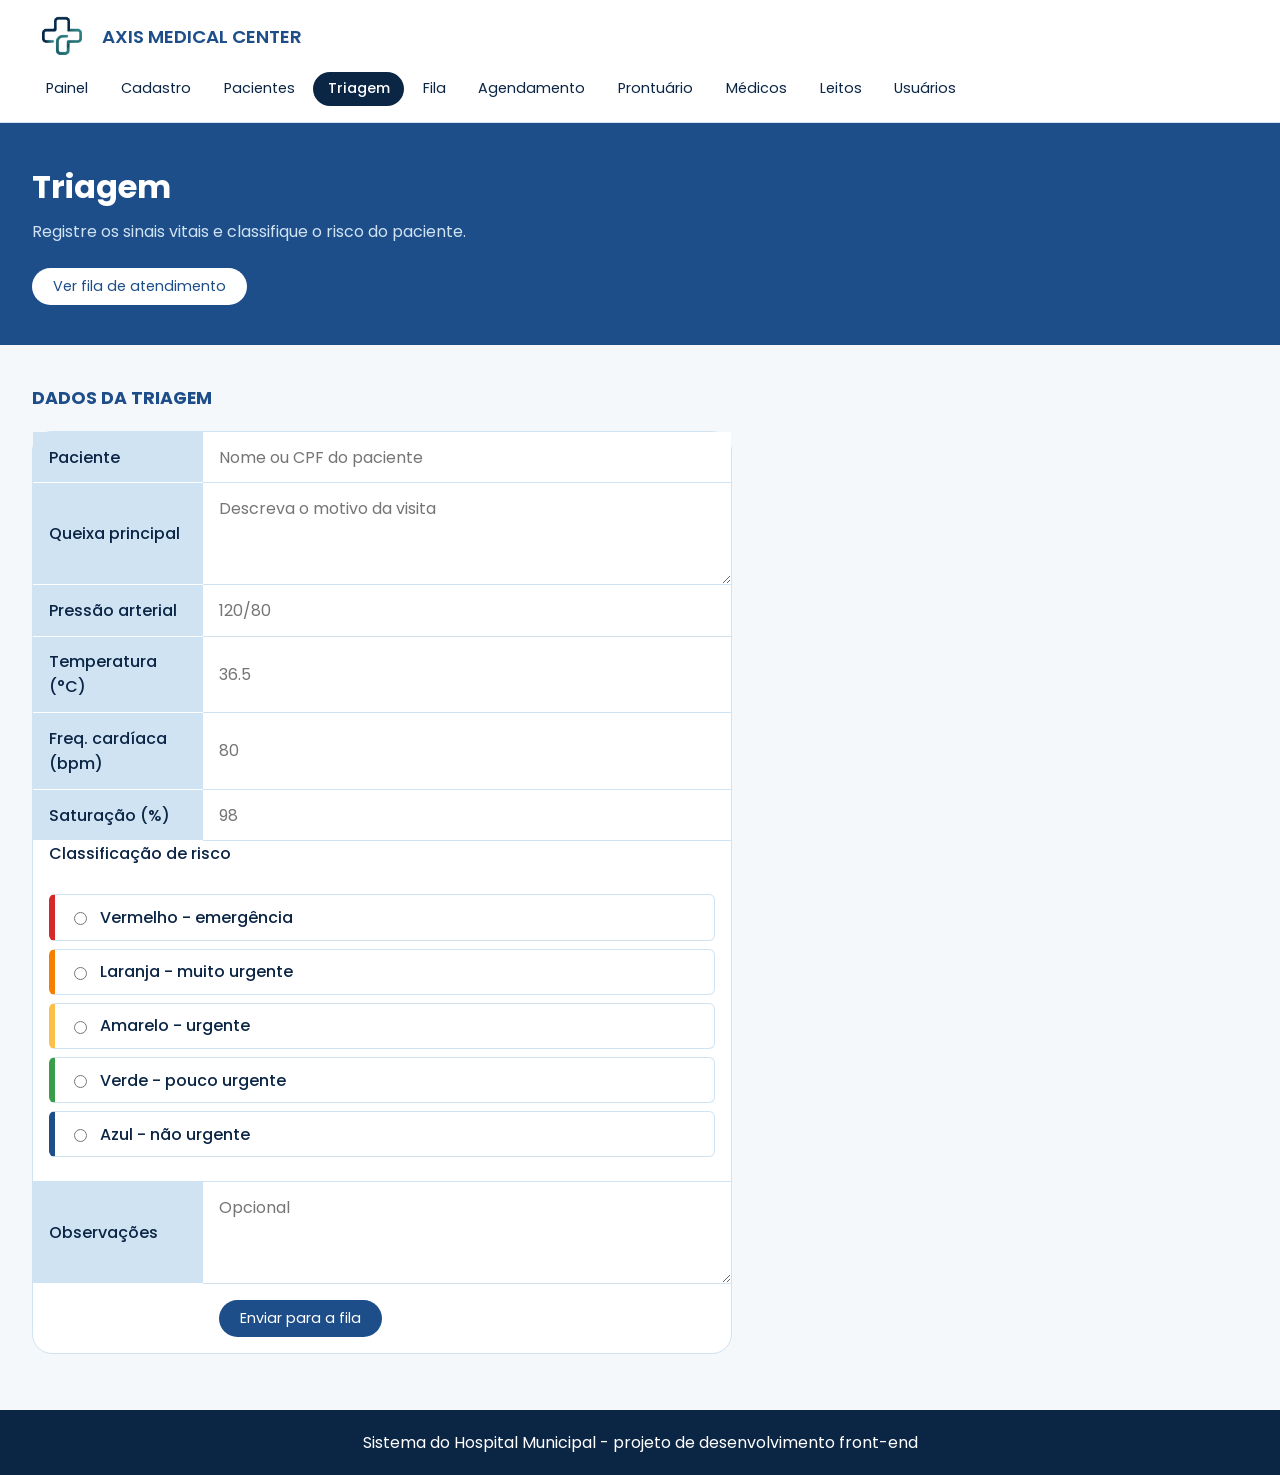
<file: paginas/triagem.html>
<html lang="pt-BR">

<head>
  <meta charset="UTF-8">
  <meta name="viewport" content="width=device-width, initial-scale=1.0">
  <title>Triagem - AXIS MEDICAL CENTER</title>
  <link rel="preconnect" href="https://fonts.googleapis.com">
  <link rel="stylesheet" href="https://fonts.googleapis.com/css2?family=Poppins:wght@400;500;600&amp;display=swap">
  <link rel="stylesheet" href="../css/style.css">
</head>

<body class="interna">

  <header class="topo">
    <a href="painel.html" class="marca">
      <img src="../imagens/logo/Interlocking Navy and Teal Medical Cross.png" alt="">
      <span>AXIS MEDICAL CENTER</span>
    </a>
    <nav>
      <a href="painel.html">Painel</a>
      <a href="cadastro-pacientes.html">Cadastro</a>
      <a href="pacientes.html">Pacientes</a>
      <a href="triagem.html" class="ativo">Triagem</a>
      <a href="fila.html">Fila</a>
      <a href="agendamento.html">Agendamento</a>
      <a href="prontuario.html">Prontuário</a>
      <a href="medicos.html">Médicos</a>
      <a href="leitos.html">Leitos</a>
      <a href="usuarios.html">Usuários</a>
    </nav>

  </header>

  <section class="destaque">
    <h1>Triagem</h1>
    <p>Registre os sinais vitais e classifique o risco do paciente.</p>
    <a href="fila.html" class="botao-claro">Ver fila de atendimento</a>
  </section>

  <main class="conteudo">
    <section class="bloco-compacto">
      <h2>Dados da triagem</h2>

      <form id="form-triagem">
        <label for="paciente">Paciente</label>
        <input type="text" id="paciente" name="paciente" placeholder="Nome ou CPF do paciente" required>

        <label for="queixa">Queixa principal</label>
        <textarea id="queixa" name="queixa" rows="3" placeholder="Descreva o motivo da visita" required></textarea>

        <label for="pressao">Pressão arterial</label>
        <input type="text" id="pressao" name="pressao" placeholder="120/80" maxlength="7" pattern="\d{2,3}/\d{2,3}"
          title="Use o formato 120/80" required>

        <label for="temperatura">Temperatura (°C)</label>
        <input type="number" id="temperatura" name="temperatura" min="30" max="45" step="0.1" placeholder="36.5"
          required>

        <label for="frequencia">Freq. cardíaca (bpm)</label>
        <input type="number" id="frequencia" name="frequencia" min="20" max="250" placeholder="80" required>

        <label for="saturacao">Saturação (%)</label>
        <input type="number" id="saturacao" name="saturacao" min="50" max="100" placeholder="98" required>

        <fieldset class="risco">
          <legend>Classificação de risco</legend>
          <label class="vermelho"><input type="radio" name="risco" value="vermelho" required> Vermelho -
            emergência</label>
          <label class="laranja"><input type="radio" name="risco" value="laranja"> Laranja - muito urgente</label>
          <label class="amarelo"><input type="radio" name="risco" value="amarelo"> Amarelo - urgente</label>
          <label class="verde"><input type="radio" name="risco" value="verde"> Verde - pouco urgente</label>
          <label class="azul"><input type="radio" name="risco" value="azul"> Azul - não urgente</label>
        </fieldset>

        <label for="observacoes">Observações</label>
        <textarea id="observacoes" name="observacoes" rows="3" placeholder="Opcional"></textarea>

        <button type="submit">Enviar para a fila</button>
      </form>
    </section>
  </main>


  <footer class="rodape">
    <p>Sistema do Hospital Municipal - projeto de desenvolvimento front-end</p>
  </footer>

  <script src="../js/app.js"></script>


</body>

</html>
</file>
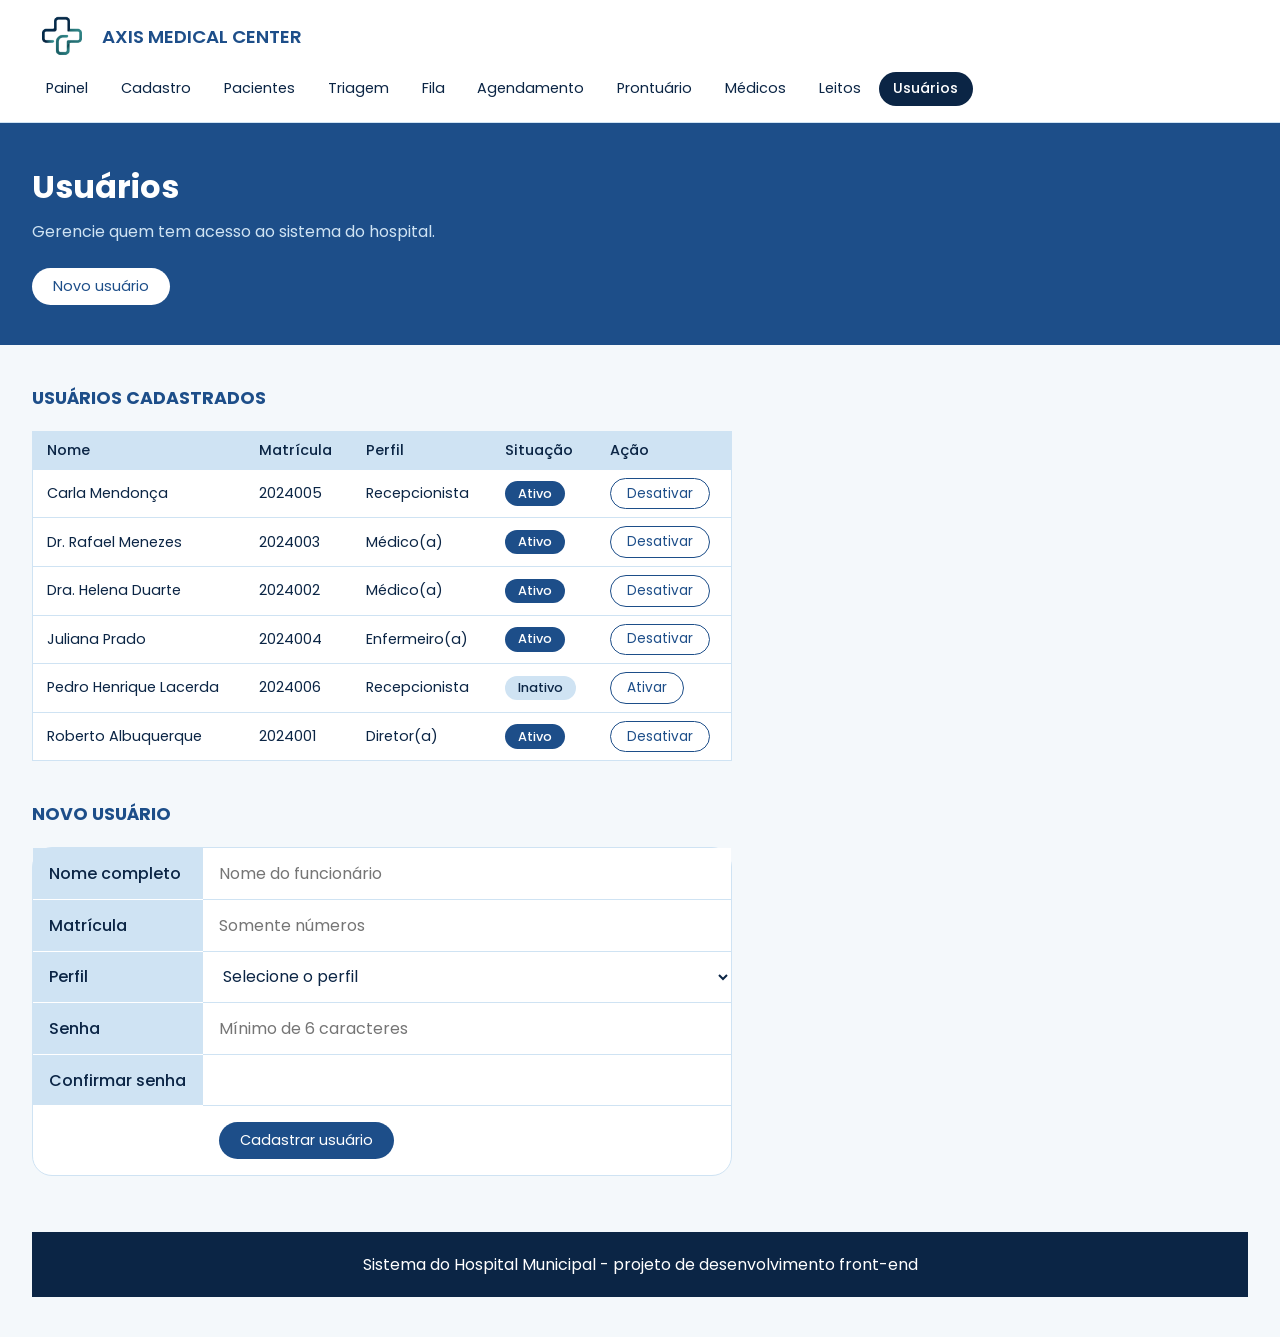
<file: paginas/usuarios.html>
<html lang="pt-BR">

<head>
  <meta charset="UTF-8">
  <meta name="viewport" content="width=device-width, initial-scale=1.0">
  <title>Usuários - AXIS MEDICAL CENTER</title>
  <link rel="preconnect" href="https://fonts.googleapis.com">
  <link rel="stylesheet" href="https://fonts.googleapis.com/css2?family=Poppins:wght@400;500;600&amp;display=swap">
  <link rel="stylesheet" href="../css/style.css">
</head>

<body class="interna">

  <header class="topo">
    <a href="painel.html" class="marca">
      <img src="../imagens/logo/Interlocking Navy and Teal Medical Cross.png" alt="">
      <span>AXIS MEDICAL CENTER</span>
    </a>
    <nav>
      <a href="painel.html">Painel</a>
      <a href="cadastro-pacientes.html">Cadastro</a>
      <a href="pacientes.html">Pacientes</a>
      <a href="triagem.html">Triagem</a>
      <a href="fila.html">Fila</a>
      <a href="agendamento.html">Agendamento</a>
      <a href="prontuario.html">Prontuário</a>
      <a href="medicos.html">Médicos</a>
      <a href="leitos.html">Leitos</a>
      <a href="usuarios.html" class="ativo">Usuários</a>
    </nav>
  </header>

  <section class="destaque">
    <h1>Usuários</h1>
    <p>Gerencie quem tem acesso ao sistema do hospital.</p>
    <a href="#novo-usuario" class="botao-claro">Novo usuário</a>
  </section>

  <main class="conteudo">

    <section class="bloco-compacto">
      <h2>Usuários cadastrados</h2>

      <table>
        <thead>
          <tr>
            <th>Nome</th>
            <th>Matrícula</th>
            <th>Perfil</th>
            <th>Situação</th>
            <th>Ação</th>
          </tr>
        </thead>
        <tbody id="lista-usuarios">
          <!-- as linhas são criadas pelo JavaScript -->
        </tbody>
      </table>

      <p id="usuarios-vazia" hidden>Nenhum usuário cadastrado.</p>
    </section>

    <section class="bloco-compacto" id="novo-usuario">
      <h2>Novo usuário</h2>

      <form id="form-usuario">
        <label for="nome">Nome completo</label>
        <input type="text" id="nome" name="nome" placeholder="Nome do funcionário" required>

        <label for="matricula">Matrícula</label>
        <input type="text" id="matricula" name="matricula" placeholder="Somente números" pattern="\d{4,10}"
          title="Use de 4 a 10 números" required>

        <label for="perfil">Perfil</label>
        <select id="perfil" name="perfil" required>
          <option value="">Selecione o perfil</option>
          <option value="Diretor(a)">Diretor(a)</option>
          <option value="Médico(a)">Médico(a)</option>
          <option value="Enfermeiro(a)">Enfermeiro(a)</option>
          <option value="Recepcionista">Recepcionista</option>
        </select>

        <label for="senha">Senha</label>
        <input type="password" id="senha" name="senha" minlength="6" placeholder="Mínimo de 6 caracteres" required>

        <label for="confirmar">Confirmar senha</label>
        <input type="password" id="confirmar" name="confirmar" minlength="6" required>

        <button type="submit">Cadastrar usuário</button>
      </form>

      <p id="mensagem-usuario" role="alert"></p>
    </section>

    <footer class="rodape">
      <p>Sistema do Hospital Municipal - projeto de desenvolvimento front-end</p>
    </footer>

    <script src="../js/app.js"></script>


</body>

</html>
</file>
<file: css/style.css>
/*
  CORES USADAS NESTE ARQUIVO (paleta Cool Blue)
  #0b2545 = azul-marinho (mais escuro)
  #1d4e89 = azul-cobalto
  #8da9c4 = azul-poeira
  #cfe3f3 = azul-gelo
  #f4f8fb = gelo (quase branco)
  #ffffff = branco
*/

/*
  ÍNDICE
  1. Base e cores
  2. Painel e responsividade do painel
  3. Estrutura interna, navegação e elementos compartilhados
  4. Tabelas e formulários
  5. Triagem e fila de atendimento
  6. Agendamento
  7. Médicos
  8. Usuários
  9. Leitos
  10. Página de erro 404
  11. Regras complementares de formulário e rodapé
*/

/* ===== 1. Base geral ===== */
*,
*::before,
*::after {
  box-sizing: border-box;
}

body {
  margin: 0;
  font-family: "Poppins", Arial, sans-serif;
  color: #0b2545;
  background: #f4f8fb;
}

a {
  color: #1d4e89;
}


/* ===== 2. Painel ===== */
body.painel {
  background: #f4f8fb;
  color: #0b2545;
}

.painel .topo {
  padding: .85rem clamp(1rem, 4vw, 3.5rem);
  border-bottom-color: #cfe3f3;
}

.painel .marca {
  color: #1d4e89;
}

.painel .topo nav a.ativo {
  background: #0b2545;
}

.painel .topo nav a:hover {
  color: #1d4e89;
  background: #f4f8fb;
}

.painel .botao {
  background: #1d4e89;
}

.painel .botao:hover {
  background: #0b2545;
}

.painel .hero {
  position: relative;
  overflow: hidden;
  color: #ffffff;
  padding: clamp(2.5rem, 6vw, 5rem) clamp(1.25rem, 8vw, 7rem);
  background: #1d4e89;
}

.painel .hero::after {
  content: "+";
  position: absolute;
  right: 8%;
  top: -5.2rem;
  color: rgba(255, 255, 255, .08);
  font-size: 22rem;
  line-height: 1;
  font-weight: 400;
}

.painel .hero-inner {
  position: relative;
  z-index: 1;
  max-width: 1160px;
  margin: auto;
}

.painel .eyebrow {
  margin: 0 0 .7rem;
  color: #cfe3f3;
  font-size: .78rem;
  font-weight: 600;
  letter-spacing: .16em;
  text-transform: uppercase;
}

.painel .hero h1 {
  max-width: 650px;
  margin: 0;
  font-size: clamp(2.1rem, 4vw, 3.6rem);
  line-height: 1.12;
  font-weight: 600;
}

.painel .hero p {
  max-width: 590px;
  margin: 1rem 0 1.7rem;
  color: #cfe3f3;
  line-height: 1.75;
}

.painel .hero .botao-claro {
  margin-right: .5rem;
  padding: .65rem 1.35rem;
  font-weight: 500;
}

.painel .hero .outline {
  display: inline-block;
  padding: .58rem 1.3rem;
  border: 1px solid rgba(255, 255, 255, .7);
  border-radius: 999px;
  color: #ffffff;
  text-decoration: none;
  font-size: .9rem;
}

.painel .hero .outline:hover {
  background: rgba(255, 255, 255, .12);
}

.painel .conteudo {
  width: min(1160px, 100%);
  margin: 0 auto;
  padding: 2.6rem 1.5rem 3.5rem;
}

.painel .intro {
  display: flex;
  align-items: end;
  justify-content: space-between;
  gap: 1rem;
  margin-bottom: 1.2rem;
}

.painel .intro h2,
.painel .quick h2 {
  margin: 0 0 .35rem;
  color: #1d4e89;
  font-size: 1.2rem;
  letter-spacing: .04em;
}

.painel .intro p {
  margin: 0;
  color: #1d4e89;
  font-size: .92rem;
}

.painel .status {
  white-space: nowrap;
  color: #1d4e89;
  font-size: .83rem;
}

.painel .stats {
  display: grid;
  grid-template-columns: repeat(4, 1fr);
  gap: 1rem;
}

.painel .stat {
  min-height: 126px;
  padding: 1.15rem 1.2rem;
  border: 1px solid #cfe3f3;
  border-radius: 12px;
  background: #ffffff;
  box-shadow: 0 8px 24px rgba(11, 37, 69, .05);
}

.painel .stat-label {
  display: flex;
  align-items: center;
  gap: .55rem;
  color: #1d4e89;
  font-size: .83rem;
}

.painel .stat-icon {
  display: grid;
  place-items: center;
  width: 31px;
  height: 31px;
  border-radius: 9px;
  background: #cfe3f3;
  color: #1d4e89;
  font-size: 1rem;
}

.painel .stat strong {
  display: block;
  margin-top: .55rem;
  color: #0b2545;
  font-size: 1.8rem;
  line-height: 1.1;
}

.painel .stat small {
  display: block;
  margin-top: .35rem;
  color: #1d4e89;
  font-size: .72rem;
}

.painel .quick {
  margin-top: 2.6rem;
}

.painel .quick-head {
  margin-bottom: 1rem;
}

.painel .quick-head p {
  margin: .25rem 0 0;
  color: #1d4e89;
  font-size: .9rem;
}

.painel .quick-grid {
  display: grid;
  grid-template-columns: repeat(3, 1fr);
  gap: 1rem;
}

.painel .quick-card {
  display: flex;
  align-items: center;
  gap: 1rem;
  min-height: 100px;
  padding: 1rem 1.15rem;
  border: 1px solid #cfe3f3;
  border-radius: 11px;
  background: #ffffff;
  text-decoration: none;
  color: inherit;
  transition: transform .18s, box-shadow .18s, border-color .18s;
}

.painel .quick-card:hover {
  transform: translateY(-3px);
  border-color: #8da9c4;
  box-shadow: 0 12px 24px rgba(11, 37, 69, .09);
}

.painel .quick-icon {
  display: grid;
  flex: 0 0 44px;
  place-items: center;
  height: 44px;
  border-radius: 12px;
  background: #cfe3f3;
  color: #1d4e89;
  font-size: 1.25rem;
}

.painel .quick-card strong {
  display: block;
  color: #0b2545;
  font-size: .95rem;
  font-weight: 600;
}

.painel .quick-card span:last-child {
  display: block;
  margin-top: .2rem;
  color: #1d4e89;
  font-size: .78rem;
}

@media (max-width: 850px) {
  .painel .stats {
    grid-template-columns: repeat(2, 1fr);
  }

  .painel .quick-grid {
    grid-template-columns: repeat(2, 1fr);
  }
}

@media (max-width: 560px) {
  .painel .intro {
    align-items: flex-start;
    flex-direction: column;
  }

  .painel .quick-grid {
    grid-template-columns: 1fr;
  }

  .painel .hero .outline {
    margin-top: .7rem;
  }
}


/* ===== 3. Estrutura das páginas internas ===== */
body.interna {
  min-height: 100vh;
  display: flex;
  flex-direction: column;
}

.conteudo {
  flex: 1;
  padding: 2.5rem 2rem;
}

/* Navegação e identidade visual */
.topo {
  display: flex;
  flex-wrap: wrap;
  align-items: center;
  justify-content: space-between;
  gap: 1rem;
  padding: 1rem 2rem;
  background: #ffffff;
  border-bottom: 1px solid #cfe3f3;
}

.marca {
  display: flex;
  align-items: center;
  gap: 0.6rem;
  font-weight: 600;
  font-size: 1.15rem;
  color: #1d4e89;
  text-decoration: none;
}

.marca img {
  height: 40px;
  width: auto;
  flex-shrink: 0;
}

.topo nav {
  display: flex;
  flex-wrap: wrap;
  gap: 0.25rem;
}

.topo nav a {
  padding: 0.4rem 0.9rem;
  border-radius: 999px;
  color: #0b2545;
  text-decoration: none;
  font-size: 0.9rem;
}

.topo nav a:hover {
  background: #f4f8fb;
}

.topo nav a.ativo {
  background: #0b2545;
  color: #ffffff;
  font-weight: 500;
}

/* Faixa de destaque */
.destaque {
  padding: 2.5rem 2rem;
  background: #1d4e89;
  color: #ffffff;
}

.destaque h1 {
  margin: 0 0 0.5rem;
  font-size: 2rem;
}

.destaque p {
  margin: 0 0 1.5rem;
  color: #cfe3f3;
}

/* Títulos de seção */
.conteudo h2 {
  margin: 0 0 1.25rem;
  font-size: 1.1rem;
  text-transform: uppercase;
  color: #1d4e89;
}

/* Botões */
.botao,
.botao-claro,
body.interna button {
  display: inline-block;
  padding: 0.5rem 1.3rem;
  border: none;
  border-radius: 999px;
  font: inherit;
  font-size: 0.9rem;
  text-decoration: none;
  cursor: pointer;
}

.botao,
body.interna button {
  background: #1d4e89;
  color: #ffffff;
}

.botao:hover,
body.interna button:hover {
  background: #0b2545;
}

.botao-claro {
  background: #ffffff;
  color: #1d4e89;
}

.botao-claro:hover {
  background: #cfe3f3;
}

/* Cartões */
.cartoes {
  display: grid;
  grid-template-columns: repeat(auto-fit, minmax(220px, 1fr));
  gap: 1rem;
}

.cartao {
  padding: 1.25rem;
  background: #ffffff;
  border: 1px solid #cfe3f3;
  border-radius: 12px;
}

.cartao.destaque-cartao {
  background: #1d4e89;
  color: #ffffff;
  border-color: #1d4e89;
}

/* ===== 4. Tabelas ===== */
table {
  width: 100%;
  margin-top: 1rem;
  border-collapse: collapse;
  background: #ffffff;
  border: 1px solid #cfe3f3;
}

th,
td {
  padding: 0.8rem 1rem;
  text-align: left;
  border-bottom: 1px solid #cfe3f3;
}

th {
  background: #cfe3f3;
  font-weight: 500;
}

tbody tr {
  transition: background 0.15s;
}

tbody tr:hover {
  background: rgba(207, 227, 243, 0.4);
}



/* Formulários gerais */
/* ===== 11. Regras complementares de formulário e rodapé ===== */
body.interna label {
  display: block;
  margin: 1rem 0 0.25rem;
  font-weight: 500;
}

body.interna input,
body.interna select,
body.interna textarea {
  width: 100%;
  padding: 0.65rem 1rem;
  border: 1px solid #8da9c4;
  border-radius: 8px;
  background: #ffffff;
  font: inherit;
  color: #0b2545;
}

body.interna input:focus,
body.interna select:focus,
body.interna textarea:focus {
  outline: 2px solid #1d4e89;
}

/* Formulários compactos */
.bloco-compacto {
  max-width: 700px;
  overflow-x: auto;
}

.bloco-compacto th,
.bloco-compacto td {
  padding: 0.5rem 0.9rem;
  font-size: 0.9rem;
}

/* Formulário de cadastro de pacientes */
body.interna .bloco-compacto form {
  display: grid;
  grid-template-columns: 170px 1fr;
  margin-top: 1rem;
  background: #ffffff;
  border: 1px solid #cfe3f3;
  border-radius: 20px;
}

body.interna .bloco-compacto form label {
  display: flex;
  align-items: center;
  margin: 0;
  padding: 0.8rem 1rem;
  background: #cfe3f3;
  border-bottom: 1px solid #ffffff;
  font-weight: 500;
}

body.interna .bloco-compacto form input {
  padding: 0.8rem 1rem;
  border: none;
  border-bottom: 1px solid #cfe3f3;
  border-radius: 0;
}

body.interna .bloco-compacto form input:focus {
  outline: 2px solid #1d4e89;
  outline-offset: -2px;
}

body.interna .bloco-compacto form button {
  grid-column: 2;
  justify-self: start;
  margin: 1rem;
}

body.interna .bloco-compacto form a {
  grid-column: 2;
  margin: 0 1rem 1rem;
}

/* celular: label em cima, campo embaixo */
@media (max-width: 600px) {
  body.interna .bloco-compacto form {
    grid-template-columns: 1fr;
  }

  body.interna .bloco-compacto form button,
  body.interna .bloco-compacto form a {
    grid-column: 1;
  }
}

/* ===== Celular ===== */
@media (max-width: 800px) {
  .topo {
    flex-direction: column;
    align-items: flex-start;
  }

  .destaque h1 {
    font-size: 1.6rem;
  }
}

/* ===== 5. Triagem ===== */
body.interna .bloco-compacto form textarea {
  padding: 0.8rem 1rem;
  border: none;
  border-bottom: 1px solid #cfe3f3;
  border-radius: 0;
  resize: vertical;
}

body.interna .bloco-compacto form textarea:focus {
  outline: 2px solid #1d4e89;
  outline-offset: -2px;
}

/* grupo de risco ocupa a linha inteira */
body.interna .bloco-compacto form .risco {
  grid-column: 1 / -1;
  margin: 0;
  padding: 1rem;
  border: none;
  border-bottom: 1px solid #cfe3f3;
}

body.interna .bloco-compacto form .risco legend {
  padding: 0;
  margin-bottom: 0.75rem;
  font-weight: 500;
}

/* cada opcao de risco */
body.interna .bloco-compacto form .risco label {
  display: flex;
  align-items: center;
  gap: 0.6rem;
  margin: 0 0 0.5rem;
  padding: 0.6rem 0.9rem;
  background: #ffffff;
  border: 1px solid #cfe3f3;
  border-left-width: 6px;
  border-radius: 6px;
  cursor: pointer;
}

body.interna .bloco-compacto form .risco label:hover {
  background: rgba(207, 227, 243, 0.4);
}

/* opcao marcada fica em azul-gelo */
body.interna .bloco-compacto form .risco label:has(input:checked) {
  background: #cfe3f3;
}

/* a bolinha de marcar nao pode esticar como os outros campos */
body.interna .bloco-compacto form .risco input {
  width: auto;
  padding: 0;
  border: none;
  accent-color: #1d4e89;
}

/* cor da faixa lateral de cada nivel */
body.interna .bloco-compacto form .risco label.vermelho {
  border-left-color: #d62828;
}

body.interna .bloco-compacto form .risco label.laranja {
  border-left-color: #f77f00;
}

body.interna .bloco-compacto form .risco label.amarelo {
  border-left-color: #fcbf49;
}

body.interna .bloco-compacto form .risco label.verde {
  border-left-color: #3a9d4a;
}

body.interna .bloco-compacto form .risco label.azul {
  border-left-color: #1d4e89;
}


/* Fila de atendimento e classificação de risco */
/* aviso que aparece quando um paciente e chamado */
.aviso {
  margin: 0 0 1.5rem;
  padding: 1rem 1.25rem;
  background: #cfe3f3;
  border-left: 6px solid #1d4e89;
  border-radius: 6px;
  font-weight: 500;
}

/* mensagem de fila vazia */
#fila-vazia {
  margin-top: 1rem;
  color: #1d4e89;
}

/* botao Chamar menor, para caber na linha da tabela */
.tabela-fila button {
  padding: 0.3rem 1rem;
  font-size: 0.85rem;
}

/* etiqueta colorida do risco */
.tag-risco {
  display: inline-block;
  padding: 0.2rem 0.8rem;
  border-radius: 999px;
  font-size: 0.8rem;
  font-weight: 500;
}

.tag-risco.vermelho {
  background: #d62828;
  color: #ffffff;
}

.tag-risco.laranja {
  background: #f77f00;
  color: #0b2545;
}

.tag-risco.amarelo {
  background: #fcbf49;
  color: #0b2545;
}

.tag-risco.verde {
  background: #3a9d4a;
  color: #0b2545;
}

.tag-risco.azul {
  background: #1d4e89;
  color: #ffffff;
}

/* ===== 6. Agendamento ===== */


.bloco-compacto+.bloco-compacto {
  margin-top: 2.5rem;
}

/* select no mesmo estilo dos campos do formulario-tabela */
body.interna .bloco-compacto form select {
  padding: 0.8rem 1rem;
  border: none;
  border-bottom: 1px solid #cfe3f3;
  border-radius: 0;
  background: #ffffff;
}

body.interna .bloco-compacto form select:focus {
  outline: 2px solid #1d4e89;
  outline-offset: -2px;
}

/* botao Cancelar: contorno, para diferenciar do botao principal */
#lista-consultas button {
  padding: 0.3rem 1rem;
  border: 1px solid #1d4e89;
  background: #ffffff;
  color: #1d4e89;
  font-size: 0.85rem;
}

#lista-consultas button:hover {
  background: #cfe3f3;
}

/* mensagem de sucesso ou de horario ocupado */
#mensagem-agendamento {
  min-height: 1.5rem;
  margin-top: 1rem;
  font-weight: 500;
  color: #1d4e89;
}

#consultas-vazia {
  margin-top: 1rem;
  color: #1d4e89;
}

/* ===== 7. Médicos ===== */
#busca-medico {
  max-width: 420px;
  margin-bottom: 1.5rem;
}

/* duas colunas, sem ocupar a tela toda */
.grade-medicos {
  display: grid;
  grid-template-columns: repeat(2, 1fr);
  gap: 2rem;
  max-width: 1800px;
  margin-bottom: 10%;
}

/* cartao comprido: foto na esquerda, texto na direita */
.medico {
  display: grid;
  grid-template-columns: 150px 1fr;
  grid-template-rows: auto auto 1fr auto;
  column-gap: 1.25rem;
  padding: 1.25rem;
  background: #ffffff;
  border: 1px solid #cfe3f3;
  border-radius: 12px;
  transition: background 0.15s;
}

.medico:hover {
  background: rgba(207, 227, 243, 0.4);
}

/* sem isso, a busca nao consegue esconder o cartao */
.medico[hidden] {
  display: none;
}

.medico img {
  grid-column: 1;
  grid-row: 1 / 5;
  align-self: stretch;
  width: 100%;
  height: 100%;
  min-height: 200px;
  object-fit: cover;
  object-position: center top;
  border-radius: 8px;
}

.medico h3,
.medico p,
.medico .botao {
  grid-column: 2;
}

.medico h3 {
  margin: 0 0 0.15rem;
  font-size: 1.1rem;
}

.medico .especialidade {
  margin: 0 0 0.6rem;
  color: #1d4e89;
  font-size: 0.8rem;
  font-weight: 500;
  text-transform: uppercase;
  letter-spacing: 0.05em;
}

.medico .bio {
  margin: 0 0 1rem;
  font-size: 0.9rem;
  line-height: 1.6;
}

.medico .botao {
  justify-self: start;
  align-self: end;
  padding: 0.4rem 1.1rem;
  font-size: 0.85rem;
}

/* tablet e celular: uma coluna */
@media (max-width: 900px) {
  .grade-medicos {
    grid-template-columns: 1fr;
  }
}

/* celular pequeno: foto em cima do texto */
@media (max-width: 520px) {
  .medico {
    grid-template-columns: 1fr;
  }

  .medico img {
    grid-row: auto;
    height: 220px;
    margin-bottom: 1rem;
  }

  .medico h3,
  .medico p,
  .medico .botao {
    grid-column: 1;
  }
}

/* ===== 8. Usuários ===== */

/* etiqueta Ativo / Inativo */
.tag-situacao {
  display: inline-block;
  padding: 0.2rem 0.8rem;
  border-radius: 999px;
  font-size: 0.8rem;
  font-weight: 500;
}

.tag-situacao.situacao-ativo {
  background: #1d4e89;
  color: #ffffff;
}

.tag-situacao.situacao-inativo {
  background: #cfe3f3;
  color: #0b2545;
}

/* botao Ativar / Desativar: contorno, menor */
#lista-usuarios button {
  padding: 0.3rem 1rem;
  border: 1px solid #1d4e89;
  background: #ffffff;
  color: #1d4e89;
  font-size: 0.85rem;
}

#lista-usuarios button:hover {
  background: #cfe3f3;
}

#mensagem-usuario {
  min-height: 1.5rem;
  margin-top: 1rem;
  font-weight: 500;
  color: #1d4e89;
}

#usuarios-vazia {
  margin-top: 1rem;
  color: #1d4e89;
}

/* ===== 9. Leitos ===== */

.resumo-leitos {
  grid-template-columns: repeat(auto-fit, minmax(140px, 1fr));
}

.cartao p {
  margin: 0;
  font-size: 0.85rem;
  color: #1d4e89;
}

.cartao strong {
  display: block;
  margin-top: 0.3rem;
  font-size: 1.8rem;
  line-height: 1.1;
}

.cartao.destaque-cartao p {
  color: #cfe3f3;
}

/* etiqueta Livre / Ocupado */
.tag-leito {
  display: inline-block;
  padding: 0.2rem 0.8rem;
  border-radius: 999px;
  font-size: 0.8rem;
  font-weight: 500;
}

.tag-leito.leito-livre {
  background: #1d4e89;
  color: #ffffff;
}

.tag-leito.leito-ocupado {
  background: #cfe3f3;
  color: #0b2545;
}

/* botao Ocupar / Liberar: contorno, menor */
#lista-leitos button {
  padding: 0.3rem 1rem;
  border: 1px solid #1d4e89;
  background: #ffffff;
  color: #1d4e89;
  font-size: 0.85rem;
}

#lista-leitos button:hover {
  background: #cfe3f3;
}

#leitos-vazio {
  margin-top: 1rem;
  color: #1d4e89;
}

/* ===== 10. Página de erro 404 ===== */
.pagina-404 {
  min-height: 100vh;
  display: flex;
  flex-direction: column;
}

.pagina-404 .topo {
  flex-wrap: wrap;
}

.erro-conteudo {
  width: min(1160px, 100%);
  flex: 1;
  display: grid;
  align-items: center;
  margin: 0 auto;
  padding: clamp(2rem, 6vw, 5rem) 1.5rem;
}

.erro-cartao {
  display: grid;
  grid-template-columns: minmax(260px, .85fr) minmax(320px, 1.15fr);
  align-items: center;
  gap: clamp(1.5rem, 5vw, 4rem);
  padding: clamp(1.5rem, 5vw, 4rem);
  border: 1px solid #cfe3f3;
  border-radius: 1.5rem;
  background: #ffffff;
  box-shadow: 0 1.25rem 3rem rgba(11, 37, 69, .08);
}

.erro-codigo {
  margin: 0 0 .5rem;
  color: #1d4e89;
  font-size: .85rem;
  font-weight: 700;
  letter-spacing: .16em;
  text-transform: uppercase;
}

.erro-texto h1 {
  margin: 0;
  color: #0b2545;
  font-size: clamp(2rem, 4vw, 3.25rem);
  line-height: 1.15;
}

.erro-descricao {
  margin: 1rem 0 1.75rem;
  color: #46627f;
  line-height: 1.7;
}

.erro-voltar {
  display: inline-block;
  padding: .75rem 1.4rem;
  border-radius: 999px;
  color: #ffffff;
  text-decoration: none;
  font-weight: 500;
}

.erro-voltar:hover {
  background: #0b2545;
}

.erro-ilustracao {
  display: block;
  width: 100%;
  height: auto;
}

@media (max-width: 760px) {
  .erro-cartao {
    grid-template-columns: 1fr;
  }

  .erro-ilustracao {
    max-width: 520px;
    margin: 0 auto;
  }
}

.rodape {
  width: 100%;
  margin-top: auto;
  padding: 1.25rem 1rem;
  background: #0b2545;
  color: #ffffff;
  text-align: center;
}

.rodape p {
  margin: 0;
}
</file>
